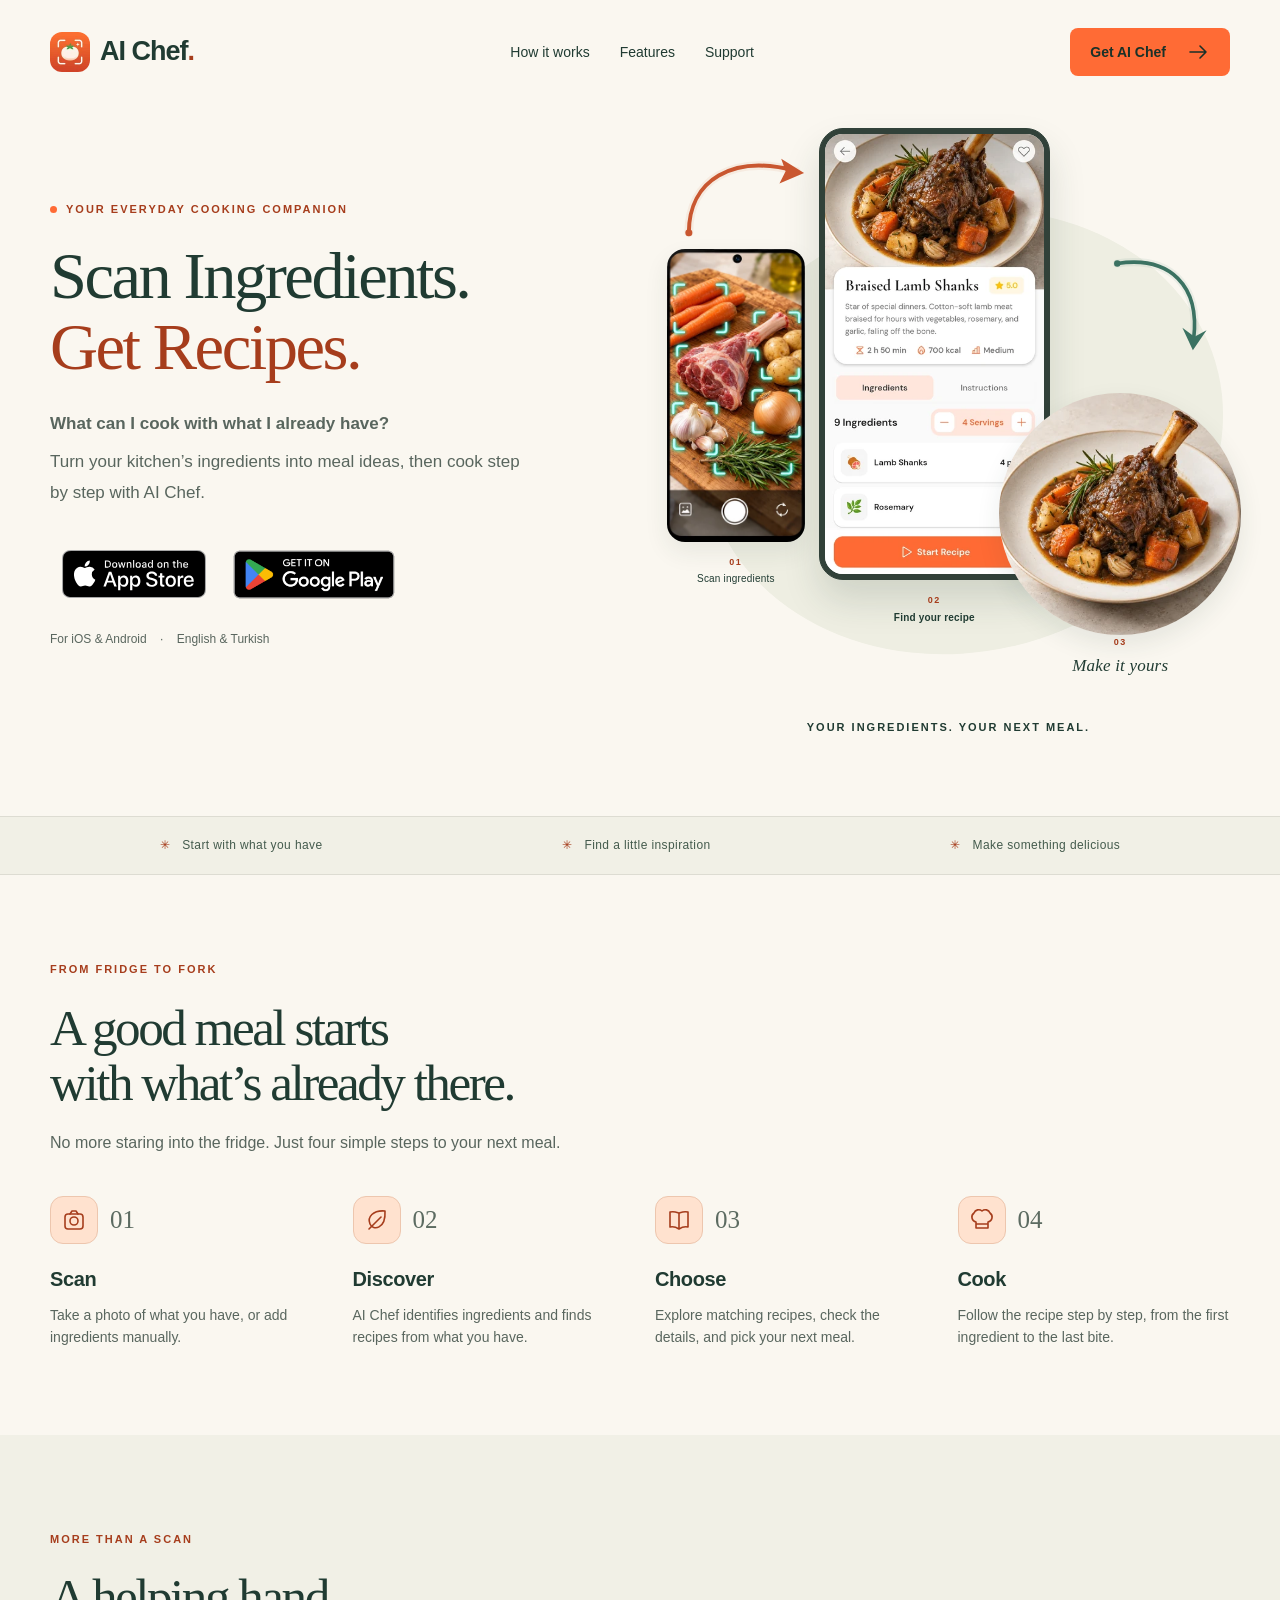
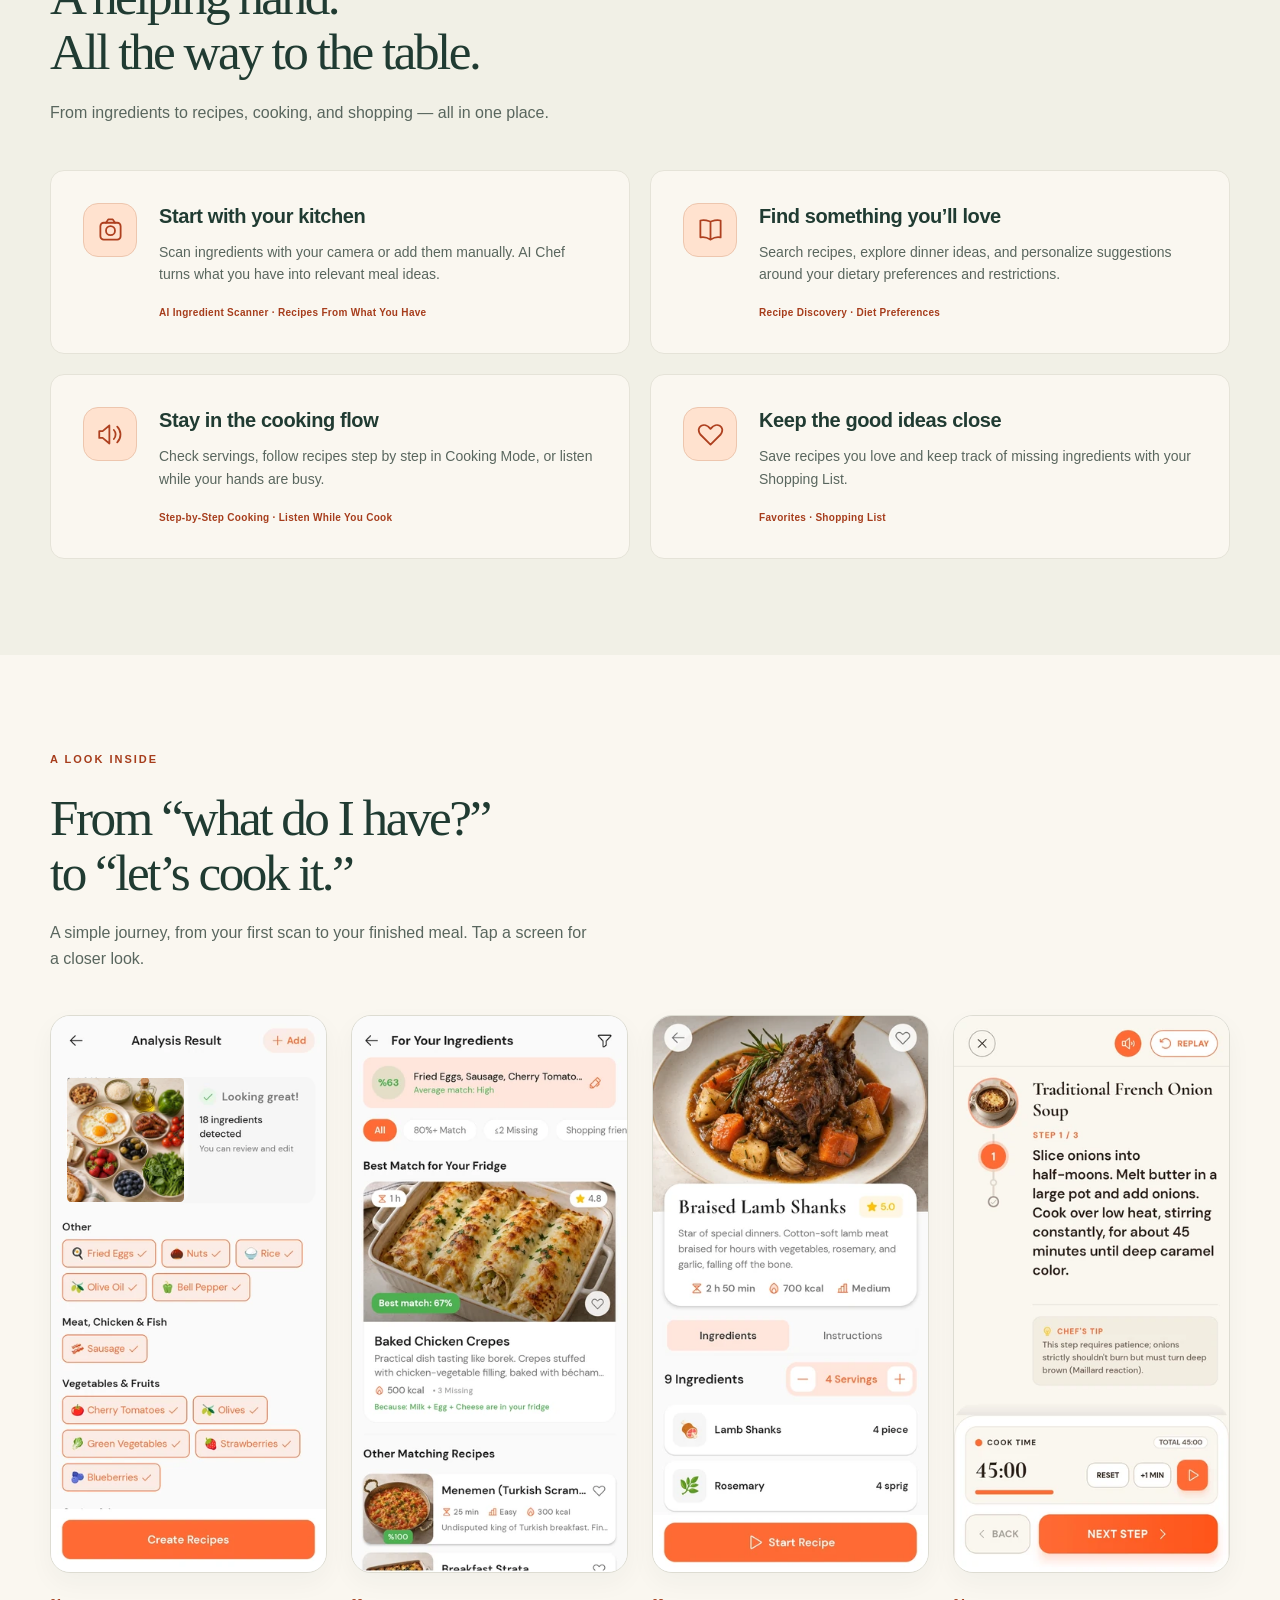
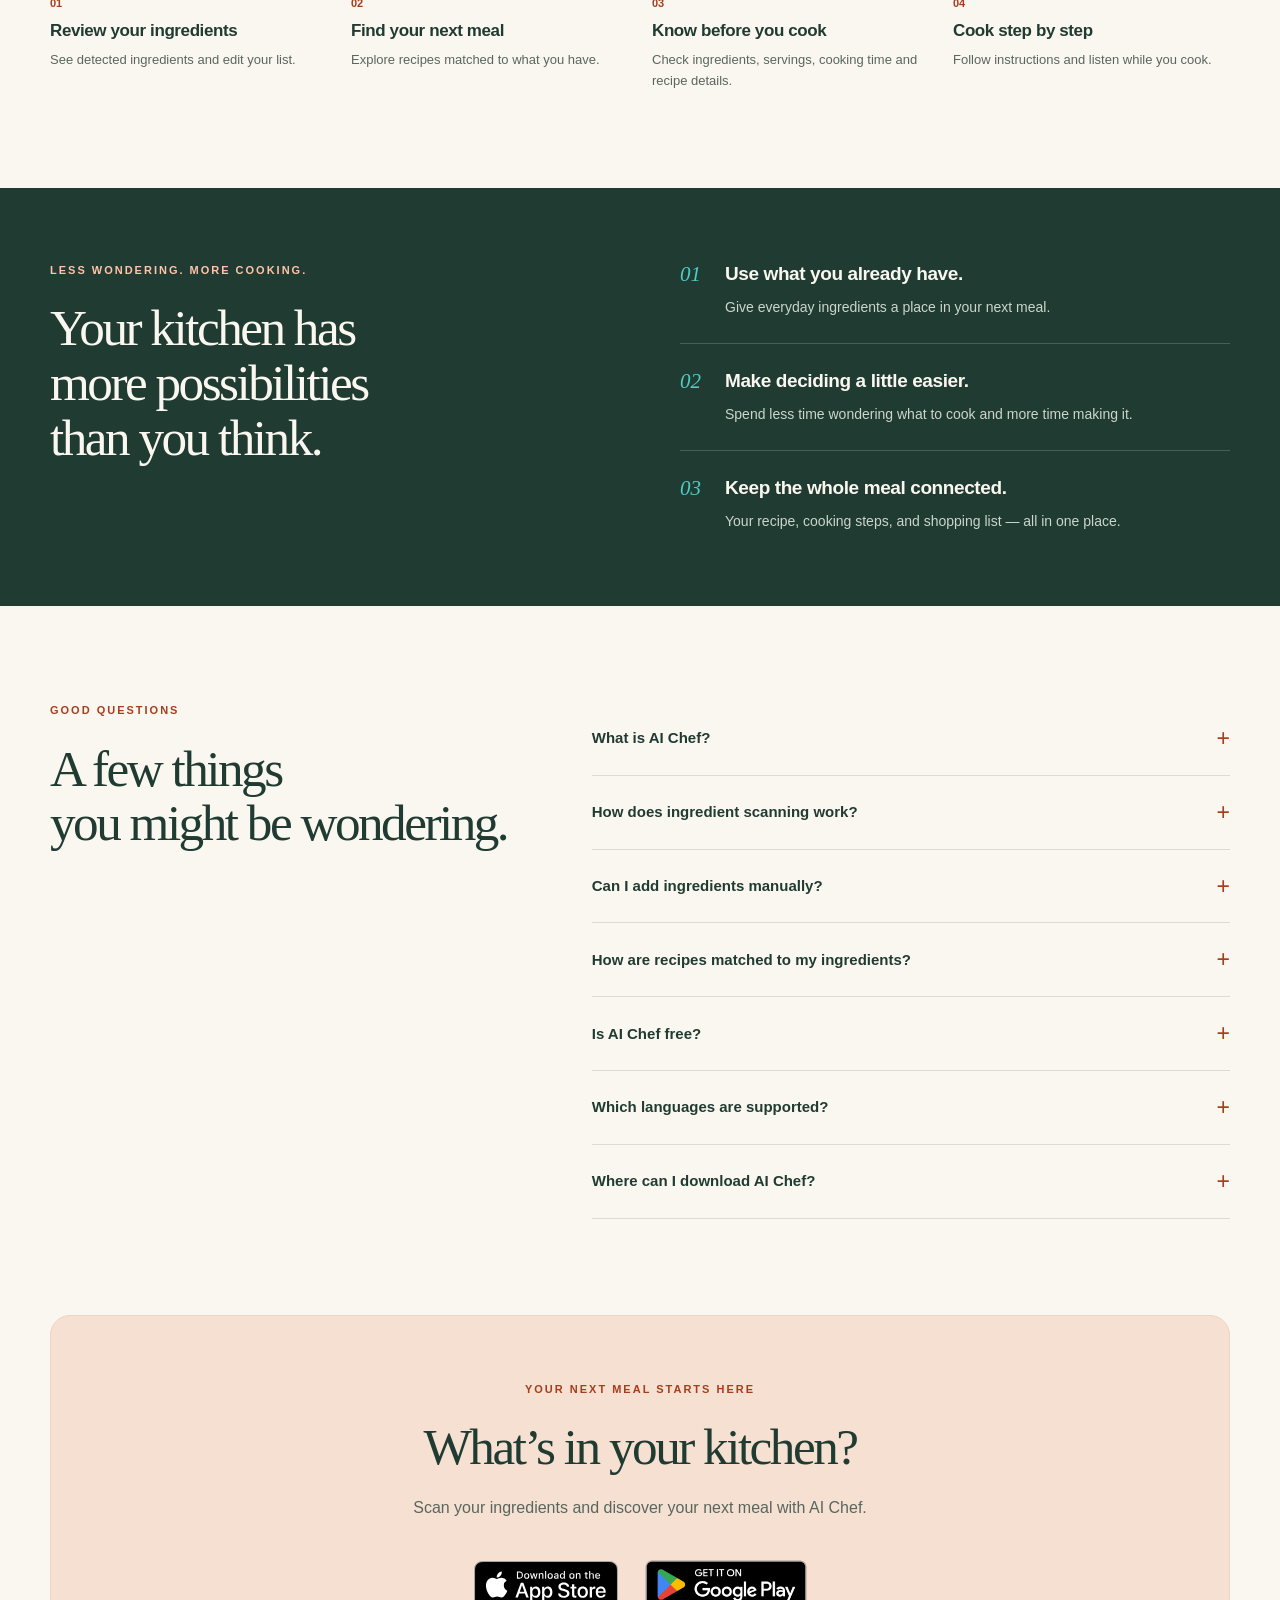
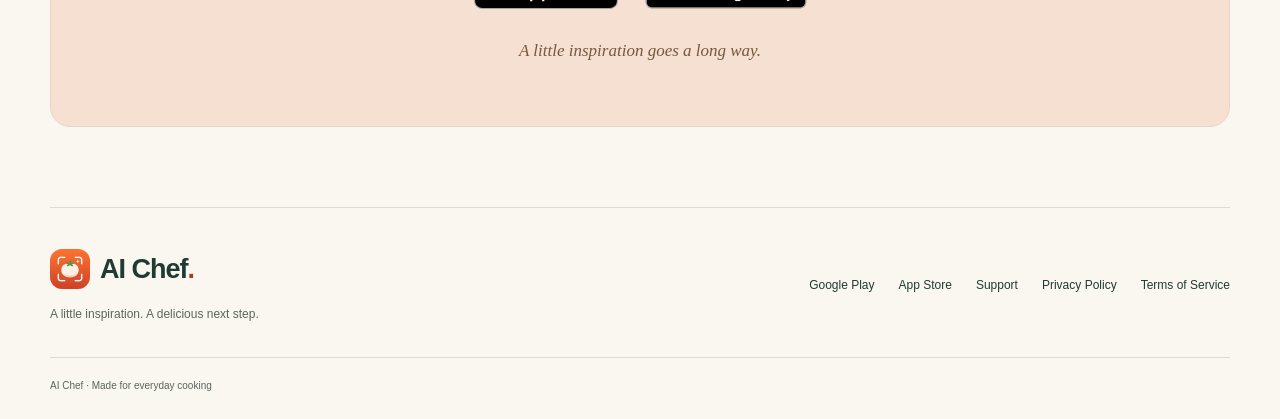
<file: index.html>
<!doctype html>
<html lang="en">
<head>
<meta charset="utf-8">
<meta name="viewport" content="width=device-width,initial-scale=1">
<meta name="theme-color" content="#faf7f0">
<title>AI Chef – Scan Ingredients &amp; Find Recipes</title>
<meta name="description" content="Scan ingredients with AI, discover recipes using what you already have, cook step by step, save favorites and plan your shopping.">
<link rel="canonical" href="https://gunesserenay.github.io/">
<meta property="og:type" content="website">
<meta property="og:title" content="AI Chef – Scan Ingredients &amp; Find Recipes">
<meta property="og:description" content="Scan ingredients with AI, discover recipes using what you already have, cook step by step, save favorites and plan your shopping.">
<meta property="og:url" content="https://gunesserenay.github.io/">
<meta property="og:site_name" content="AI Chef">
<meta property="og:locale" content="en_US">
<meta property="og:image" content="https://gunesserenay.github.io/assets/social-card.png">
<meta property="og:image:width" content="1200">
<meta property="og:image:height" content="630">
<meta property="og:image:alt" content="AI Chef. Scan Ingredients. Get Recipes.">
<meta name="twitter:card" content="summary_large_image">
<meta name="twitter:title" content="AI Chef – Scan Ingredients &amp; Find Recipes">
<meta name="twitter:description" content="Scan ingredients with AI, discover recipes using what you already have, cook step by step, save favorites and plan your shopping.">
<meta name="twitter:image" content="https://gunesserenay.github.io/assets/social-card.png">
<meta name="twitter:image:alt" content="AI Chef. Scan Ingredients. Get Recipes.">
<link rel="icon" href="/assets/app-icon-512.png" type="image/png" sizes="512x512">
<link rel="apple-touch-icon" href="/assets/apple-touch-icon.png">
<link rel="stylesheet" href="/assets/site.css?v=performance-1">
<meta name="google-site-verification" content="jnGwed3RYFsxNImwSwiAdjrnO20Nz5jwEYwhOIt1mAg" />
<script src="/assets/analytics-config.js" defer>
</script>
<script src="/assets/site.js" defer>
</script>
<script type="application/ld+json">{"@context": "https://schema.org", "@type": "MobileApplication", "name": "AI Chef", "url": "https://gunesserenay.github.io/", "operatingSystem": "Android, iOS", "applicationCategory": "LifestyleApplication", "inLanguage": ["en", "tr"], "downloadUrl": ["https://play.google.com/store/apps/details?id=com.moonsunapp.aichef", "https://apps.apple.com/tr/app/ai-chef-fridge-recipes/id6777712797"], "description": "A cooking companion to scan ingredients, discover matching recipes, and cook step by step.", "image": "https://gunesserenay.github.io/assets/app-icon-master-1024.png"}</script>
</head>
<body>
<a class="skip" href="#main">Skip to content</a>
<header class="header wrap">
<a class="brand" href="/" aria-label="AI Chef home">
<img class="brand-mark" src="/assets/app-icon-512-80.webp" width="40" height="40" alt="">AI Chef<span class="brand-dot">.</span>
</a>
<nav aria-label="Main navigation">
<a href="#how-it-works">How it works</a>
<a href="#features">Features</a>
<a href="/aichef-support.html" data-event="support_click">Support</a>
</nav>
<a class="button header-cta" href="#download">Get AI Chef <svg viewBox="0 0 24 24" fill="none" stroke="currentColor" stroke-width="1.6" stroke-linecap="round" stroke-linejoin="round" aria-hidden="true">
<path d="M4 12h16m-6-6 6 6-6 6"/>
</svg>
</a>
</header>
<main id="main">
<section class="hero wrap" aria-labelledby="hero-title">
<div class="hero-copy">
<p class="eyebrow">
<span>
</span> YOUR EVERYDAY COOKING COMPANION</p>
<h1 id="hero-title">Scan Ingredients.<br>
<em>Get Recipes.</em>
</h1>
<div class="hero-description">
<p class="hero-question">What can I cook with what I already have?</p>
<p>Turn your kitchen’s ingredients into meal ideas, then cook step by step with AI Chef.</p>
</div>
<div class="store-links">
<a class="store-badge store-badge-apple" href="https://apps.apple.com/tr/app/ai-chef-fridge-recipes/id6777712797" target="_blank" rel="noopener noreferrer" data-event="app_store_click" data-location="hero">
<img src="/assets/badges/app-store.svg" width="120" height="40" alt="Download on the App Store">
</a>
<a class="store-badge store-badge-google" href="https://play.google.com/store/apps/details?id=com.moonsunapp.aichef" target="_blank" rel="noopener noreferrer" data-event="google_play_click" data-location="hero">
<img src="/assets/badges/google-play.png" width="646" height="250" alt="Get it on Google Play">
</a>
</div>
<p class="hero-note">For iOS &amp; Android <span>·</span> English &amp; Turkish</p>
</div>
<div class="hero-art hero-journey" aria-label="Ingredient scanning illustration, real AI Chef recipe screen, and a finished meal">
  <div class="journey-composition">
    <div class="journey-wash" aria-hidden="true"></div>
    <svg class="journey-arrow journey-arrow-first" viewBox="0 0 160 120" fill="none" aria-hidden="true">
      <path d="M18 102C18 42 68 12 140 32" stroke="currentColor" stroke-width="10" stroke-linecap="round" opacity=".08"/>
      <path d="M18 102C18 42 68 12 140 32" stroke="currentColor" stroke-width="4.5" stroke-linecap="round"/>
      <path d="M123 18L149 34L121 46L128 32Z" fill="currentColor"/>
      <circle cx="18" cy="102" r="4" fill="currentColor"/>
    </svg>
    <figure class="journey-scan">
      <button class="screen-preview" type="button" aria-label="Enlarge: AI Chef ingredient scanning illustration" aria-haspopup="dialog">
        <div class="app-screen scan-reference-screen"><img src="/assets/marketing/scan-lamb-ingredients-320.webp" srcset="/assets/marketing/scan-lamb-ingredients-320.webp 320w, /assets/marketing/scan-lamb-ingredients-480.webp 480w" sizes="(max-width: 760px) 24.5vw, 140px" data-full-src="/assets/marketing/scan-lamb-ingredients.jpg" width="860" height="1829" alt="AI Chef scanning illustration with raw lamb shank, carrots, potatoes, onion, garlic and rosemary" loading="eager" decoding="async"></div>
      </button>
      <figcaption><span>01</span> Scan ingredients</figcaption>
    </figure>
    <figure class="journey-result">
      <button class="screen-preview" type="button" aria-label="Enlarge: AI Chef recipe details screen showing Braised Lamb Shanks" aria-haspopup="dialog"><div class="app-screen"><img src="/assets/screenshots/recipe-details-576.webp" srcset="/assets/screenshots/recipe-details-360.webp 360w, /assets/screenshots/recipe-details-576.webp 576w, /assets/screenshots/recipe-details-864.webp 864w" sizes="(max-width: 760px) 44vw, 240px" data-full-src="/assets/screenshots/recipe-details.jpg" width="1080" height="2400" alt="AI Chef recipe details screen showing Braised Lamb Shanks" loading="eager" decoding="async" fetchpriority="high"></div></button>
      <figcaption><span>02</span> Find your recipe</figcaption>
    </figure>
    <svg class="journey-arrow journey-arrow-last" viewBox="0 0 140 140" fill="none" aria-hidden="true">
      <path d="M14 18C80 8 117 46 109 112" stroke="currentColor" stroke-width="10" stroke-linecap="round" opacity=".08"/>
      <path d="M14 18C80 8 117 46 109 112" stroke="currentColor" stroke-width="4.5" stroke-linecap="round"/>
      <path d="M95 98L108 126L125 101L110 109Z" fill="currentColor"/>
      <circle cx="14" cy="18" r="4" fill="currentColor"/>
    </svg>
    <figure class="journey-meal">
      <img src="/assets/photography/braised-lamb-shanks-640.webp" srcset="/assets/photography/braised-lamb-shanks-360.webp 360w, /assets/photography/braised-lamb-shanks-640.webp 640w" sizes="(max-width: 760px) 45vw, 250px" width="1024" height="1024" alt="Braised lamb shank with carrots, potatoes and rosemary on a cream plate" loading="eager" decoding="async">
      <figcaption><span>03</span> Make it yours</figcaption>
    </figure>
  </div>
  <div class="art-caption">YOUR INGREDIENTS. YOUR NEXT MEAL.</div>
</div>
</section>
<div class="promise-strip">
<div class="wrap">
<span>Start with what you have</span>
<span>Find a little inspiration</span>
<span>Make something delicious</span>
</div>
</div>
<section id="how-it-works" class="section wrap">
<div class="section-heading">
<p class="eyebrow">FROM FRIDGE TO FORK</p>
<h2>A good meal starts<br>with what’s already there.</h2>
<p>No more staring into the fridge. Just four simple steps to your next meal.</p>
</div>
<ol class="steps">
<li>
<div class="step-top">
<span class="icon-box">
<svg viewBox="0 0 24 24" fill="none" stroke="currentColor" stroke-width="1.6" stroke-linecap="round" stroke-linejoin="round" aria-hidden="true">
<rect x="3" y="6" width="18" height="15" rx="3"/>
<path d="m8 6 2-3h4l2 3"/>
<circle cx="12" cy="13" r="4"/>
</svg>
</span>
<span class="step-number">01</span>
</div>
<h3>Scan</h3>
<p>Take a photo of what you have, or add ingredients manually.</p>
</li>
<li>
<div class="step-top">
<span class="icon-box">
<svg viewBox="0 0 24 24" fill="none" stroke="currentColor" stroke-width="1.6" stroke-linecap="round" stroke-linejoin="round" aria-hidden="true">
<path d="M20 3C8 2 2 9 5 16s16 5 15-13Z"/>
<path d="m4 21 12-12"/>
</svg>
</span>
<span class="step-number">02</span>
</div>
<h3>Discover</h3>
<p>AI Chef identifies ingredients and finds recipes from what you have.</p>
</li>
<li>
<div class="step-top">
<span class="icon-box">
<svg viewBox="0 0 24 24" fill="none" stroke="currentColor" stroke-width="1.6" stroke-linecap="round" stroke-linejoin="round" aria-hidden="true">
<path d="M12 5v16M3 4c4-1 6 0 9 1 3-1 5-2 9-1v15c-4-1-6 0-9 2-3-2-5-3-9-2Z"/>
</svg>
</span>
<span class="step-number">03</span>
</div>
<h3>Choose</h3>
<p>Explore matching recipes, check the details, and pick your next meal.</p>
</li>
<li>
<div class="step-top">
<span class="icon-box">
<svg viewBox="0 0 24 24" fill="none" stroke="currentColor" stroke-width="1.6" stroke-linecap="round" stroke-linejoin="round" aria-hidden="true">
<path d="M6 14a5 5 0 0 1-2-9 5 5 0 0 1 8-2 5 5 0 0 1 8 2 5 5 0 0 1-2 9v6H6ZM6 16h12"/>
</svg>
</span>
<span class="step-number">04</span>
</div>
<h3>Cook</h3>
<p>Follow the recipe step by step, from the first ingredient to the last bite.</p>
</li>
</ol>
</section>
<section id="features" class="section features-section">
<div class="wrap">
<div class="section-heading">
<p class="eyebrow">MORE THAN A SCAN</p>
<h2>A helping hand.<br>All the way to the table.</h2>
<p>From ingredients to recipes, cooking, and shopping — all in one place.</p>
</div>
<div class="features">
<article class="feature">
<span class="icon-box">
<svg viewBox="0 0 24 24" fill="none" stroke="currentColor" stroke-width="1.6" stroke-linecap="round" stroke-linejoin="round" aria-hidden="true">
<rect x="3" y="6" width="18" height="15" rx="3"/>
<path d="m8 6 2-3h4l2 3"/>
<circle cx="12" cy="13" r="4"/>
</svg>
</span>
<div>
<h3>Start with your kitchen</h3>
<p>Scan ingredients with your camera or add them manually. AI Chef turns what you have into relevant meal ideas.</p>
<p class="feature-tags">AI Ingredient Scanner · Recipes From What You Have</p>
</div>
</article>
<article class="feature">
<span class="icon-box">
<svg viewBox="0 0 24 24" fill="none" stroke="currentColor" stroke-width="1.6" stroke-linecap="round" stroke-linejoin="round" aria-hidden="true">
<path d="M12 5v16M3 4c4-1 6 0 9 1 3-1 5-2 9-1v15c-4-1-6 0-9 2-3-2-5-3-9-2Z"/>
</svg>
</span>
<div>
<h3>Find something you’ll love</h3>
<p>Search recipes, explore dinner ideas, and personalize suggestions around your dietary preferences and restrictions.</p>
<p class="feature-tags">Recipe Discovery · Diet Preferences</p>
</div>
</article>
<article class="feature">
<span class="icon-box">
<svg viewBox="0 0 24 24" fill="none" stroke="currentColor" stroke-width="1.6" stroke-linecap="round" stroke-linejoin="round" aria-hidden="true">
<path d="m11 4-6 5H2v6h3l6 5ZM15 8a6 6 0 0 1 0 8m3-11a10 10 0 0 1 0 14"/>
</svg>
</span>
<div>
<h3>Stay in the cooking flow</h3>
<p>Check servings, follow recipes step by step in Cooking Mode, or listen while your hands are busy.</p>
<p class="feature-tags">Step-by-Step Cooking · Listen While You Cook</p>
</div>
</article>
<article class="feature">
<span class="icon-box">
<svg viewBox="0 0 24 24" fill="none" stroke="currentColor" stroke-width="1.6" stroke-linecap="round" stroke-linejoin="round" aria-hidden="true">
<path d="M12 21 3 12C-2 5 7 0 12 7c5-7 14-2 9 5Z"/>
</svg>
</span>
<div>
<h3>Keep the good ideas close</h3>
<p>Save recipes you love and keep track of missing ingredients with your Shopping List.</p>
<p class="feature-tags">Favorites · Shopping List</p>
</div>
</article>
</div>
</div>
</section>
<section class="section wrap" id="inside">
<div class="section-heading">
<p class="eyebrow">A LOOK INSIDE</p>
<h2>From “what do I have?”<br>to “let’s cook it.”</h2>
<p>A simple journey, from your first scan to your finished meal. Tap a screen for a closer look.</p>
</div>
<div class="screenshots">
<figure>
<button class="screen-preview" type="button" aria-label="Enlarge: AI Chef Analysis Result with detected ingredients and the Create Recipes button" aria-haspopup="dialog"><div class="app-screen analysis-screen"><img src="/assets/screenshots/detected-ingredients-576.webp" srcset="/assets/screenshots/detected-ingredients-360.webp 360w, /assets/screenshots/detected-ingredients-576.webp 576w, /assets/screenshots/detected-ingredients-864.webp 864w" sizes="(max-width: 760px) calc((100vw - 56px) / 2), 276px" data-full-src="/assets/screenshots/detected-ingredients.jpg" width="1080" height="2400" alt="AI Chef Analysis Result with detected ingredients and the Create Recipes button" loading="lazy" decoding="async"><img class="analysis-photo" src="/assets/photography/breakfast-ingredients-256.webp" data-full-src="/assets/photography/breakfast-ingredients.jpg" width="1254" height="1254" alt="Illustrative scan photo matching the displayed eggs, nuts, rice, olive oil, pepper, sausages, tomatoes, olives, greens and berries" loading="lazy" decoding="async"></div></button>
<figcaption><span class="screen-number">01</span><h3>Review your ingredients</h3><p>See detected ingredients and edit your list.</p></figcaption>
</figure>
<figure>
<button class="screen-preview" type="button" aria-label="Enlarge: AI Chef recipe suggestions ranked by ingredient match" aria-haspopup="dialog"><div class="app-screen"><img src="/assets/screenshots/matching-recipes-576.webp" srcset="/assets/screenshots/matching-recipes-360.webp 360w, /assets/screenshots/matching-recipes-576.webp 576w, /assets/screenshots/matching-recipes-864.webp 864w" sizes="(max-width: 760px) calc((100vw - 56px) / 2), 276px" data-full-src="/assets/screenshots/matching-recipes.jpg" width="1080" height="2400" alt="AI Chef recipe suggestions ranked by ingredient match" loading="lazy" decoding="async"></div></button>
<figcaption><span class="screen-number">02</span><h3>Find your next meal</h3><p>Explore recipes matched to what you have.</p></figcaption>
</figure>
<figure>
<button class="screen-preview" type="button" aria-label="Enlarge: AI Chef Braised Lamb Shanks recipe details with ingredients and serving information" aria-haspopup="dialog"><div class="app-screen"><img src="/assets/screenshots/recipe-details-576.webp" srcset="/assets/screenshots/recipe-details-360.webp 360w, /assets/screenshots/recipe-details-576.webp 576w, /assets/screenshots/recipe-details-864.webp 864w" sizes="(max-width: 760px) calc((100vw - 56px) / 2), 276px" data-full-src="/assets/screenshots/recipe-details.jpg" width="1080" height="2400" alt="AI Chef Braised Lamb Shanks recipe details with ingredients and serving information" loading="lazy" decoding="async"></div></button>
<figcaption><span class="screen-number">03</span><h3>Know before you cook</h3><p>Check ingredients, servings, cooking time and recipe details.</p></figcaption>
</figure>
<figure>
<button class="screen-preview" type="button" aria-label="Enlarge: AI Chef Cooking Mode with step-by-step instructions and a timer" aria-haspopup="dialog"><div class="app-screen"><img src="/assets/screenshots/cooking-mode-576.webp" srcset="/assets/screenshots/cooking-mode-360.webp 360w, /assets/screenshots/cooking-mode-576.webp 576w, /assets/screenshots/cooking-mode-864.webp 864w" sizes="(max-width: 760px) calc((100vw - 56px) / 2), 276px" data-full-src="/assets/screenshots/cooking-mode.jpg" width="1080" height="2400" alt="AI Chef Cooking Mode with step-by-step instructions and a timer" loading="lazy" decoding="async"></div></button>
<figcaption><span class="screen-number">04</span><h3>Cook step by step</h3><p>Follow instructions and listen while you cook.</p></figcaption>
</figure>
</div>
</section>
<section class="why-section">
<div class="wrap why-grid">
<div>
<p class="eyebrow">LESS WONDERING. MORE COOKING.</p>
<h2>Your kitchen has<br>more possibilities<br>than you think.</h2>
</div>
<div class="benefits">
<article>
<span>01</span>
<div>
<h3>Use what you already have.</h3>
<p>Give everyday ingredients a place in your next meal.</p>
</div>
</article>
<article>
<span>02</span>
<div>
<h3>Make deciding a little easier.</h3>
<p>Spend less time wondering what to cook and more time making it.</p>
</div>
</article>
<article>
<span>03</span>
<div>
<h3>Keep the whole meal connected.</h3>
<p>Your recipe, cooking steps, and shopping list — all in one place.</p>
</div>
</article>
</div>
</div>
</section>
<section class="section wrap faq-section" id="faq">
<div class="section-heading">
<p class="eyebrow">GOOD QUESTIONS</p>
<h2>A few things<br>you might be wondering.</h2>
</div>
<div class="faq">
<details>
<summary>What is AI Chef?<span aria-hidden="true">+</span>
</summary>
<p>AI Chef is an AI recipe app and cooking companion that helps you decide what to cook using ingredients you already have, then guides you through making it.</p>
</details>
<details>
<summary>How does ingredient scanning work?<span aria-hidden="true">+</span>
</summary>
<p>Take a photo of your ingredients with your camera. AI Chef uses AI to detect ingredients and find matching recipes.</p>
</details>
<details>
<summary>Can I add ingredients manually?<span aria-hidden="true">+</span>
</summary>
<p>Yes. You can enter ingredients manually instead of scanning them.</p>
</details>
<details>
<summary>How are recipes matched to my ingredients?<span aria-hidden="true">+</span>
</summary>
<p>AI Chef uses the ingredients you scan or enter to help you discover recipes that match what you already have.</p>
</details>
<details>
<summary>Is AI Chef free?<span aria-hidden="true">+</span>
</summary>
<p>Yes. You can use AI Chef for free, with optional Premium features available for users who want more.</p>
</details>
<details>
<summary>Which languages are supported?<span aria-hidden="true">+</span>
</summary>
<p>AI Chef supports English and Turkish.</p>
</details>
<details>
<summary>Where can I download AI Chef?<span aria-hidden="true">+</span>
</summary>
<p>AI Chef is available on <a href="https://play.google.com/store/apps/details?id=com.moonsunapp.aichef" target="_blank" rel="noopener noreferrer" data-event="google_play_click">Google Play</a> and the <a href="https://apps.apple.com/tr/app/ai-chef-fridge-recipes/id6777712797" target="_blank" rel="noopener noreferrer" data-event="app_store_click">App Store</a>.</p>
</details>
</div>
</section>
<section id="download" class="download wrap">
<p class="eyebrow">YOUR NEXT MEAL STARTS HERE</p>
<h2>What’s in your kitchen?</h2>
<p>Scan your ingredients and discover your next meal with AI Chef.</p>
<div class="store-links">
<a class="store-badge store-badge-apple" href="https://apps.apple.com/tr/app/ai-chef-fridge-recipes/id6777712797" target="_blank" rel="noopener noreferrer" data-event="app_store_click" data-location="final_cta">
<img src="/assets/badges/app-store.svg" width="120" height="40" alt="Download on the App Store">
</a>
<a class="store-badge store-badge-google" href="https://play.google.com/store/apps/details?id=com.moonsunapp.aichef" target="_blank" rel="noopener noreferrer" data-event="google_play_click" data-location="final_cta">
<img src="/assets/badges/google-play.png" width="646" height="250" alt="Get it on Google Play">
</a>
</div>
<p class="download-note">A little inspiration goes a long way.</p>
</section>
</main>
<footer class="wrap footer">
<div>
<a class="brand" href="/"><img class="brand-mark" src="/assets/app-icon-512-80.webp" width="40" height="40" alt="">AI Chef<span class="brand-dot">.</span>
</a>
<p>A little inspiration. A delicious next step.</p>
</div>
<nav aria-label="Footer navigation">
<a href="https://play.google.com/store/apps/details?id=com.moonsunapp.aichef" target="_blank" rel="noopener noreferrer" data-event="google_play_click" data-location="footer">Google Play</a>
<a href="https://apps.apple.com/tr/app/ai-chef-fridge-recipes/id6777712797" target="_blank" rel="noopener noreferrer" data-event="app_store_click" data-location="footer">App Store</a>
<a href="/aichef-support.html" data-event="support_click">Support</a>
<a href="/aichef-privacy-policy.html" data-event="privacy_click">Privacy Policy</a>
<a href="/aichef-terms-of-service.html" data-event="terms_click">Terms of Service</a>
</nav>
<p class="footer-note">AI Chef · Made for everyday cooking</p>
</footer>
<dialog class="screen-dialog" id="screen-dialog" aria-labelledby="screen-dialog-title">
  <div class="screen-dialog-header"><h2 id="screen-dialog-title">A closer look at AI Chef</h2><button class="screen-dialog-close" type="button" aria-label="Close enlarged screenshot">×</button></div>
  <div class="screen-dialog-content"></div>
</dialog>
<script src="/assets/product-gallery.js" defer></script>
</body>
</html>
</file>
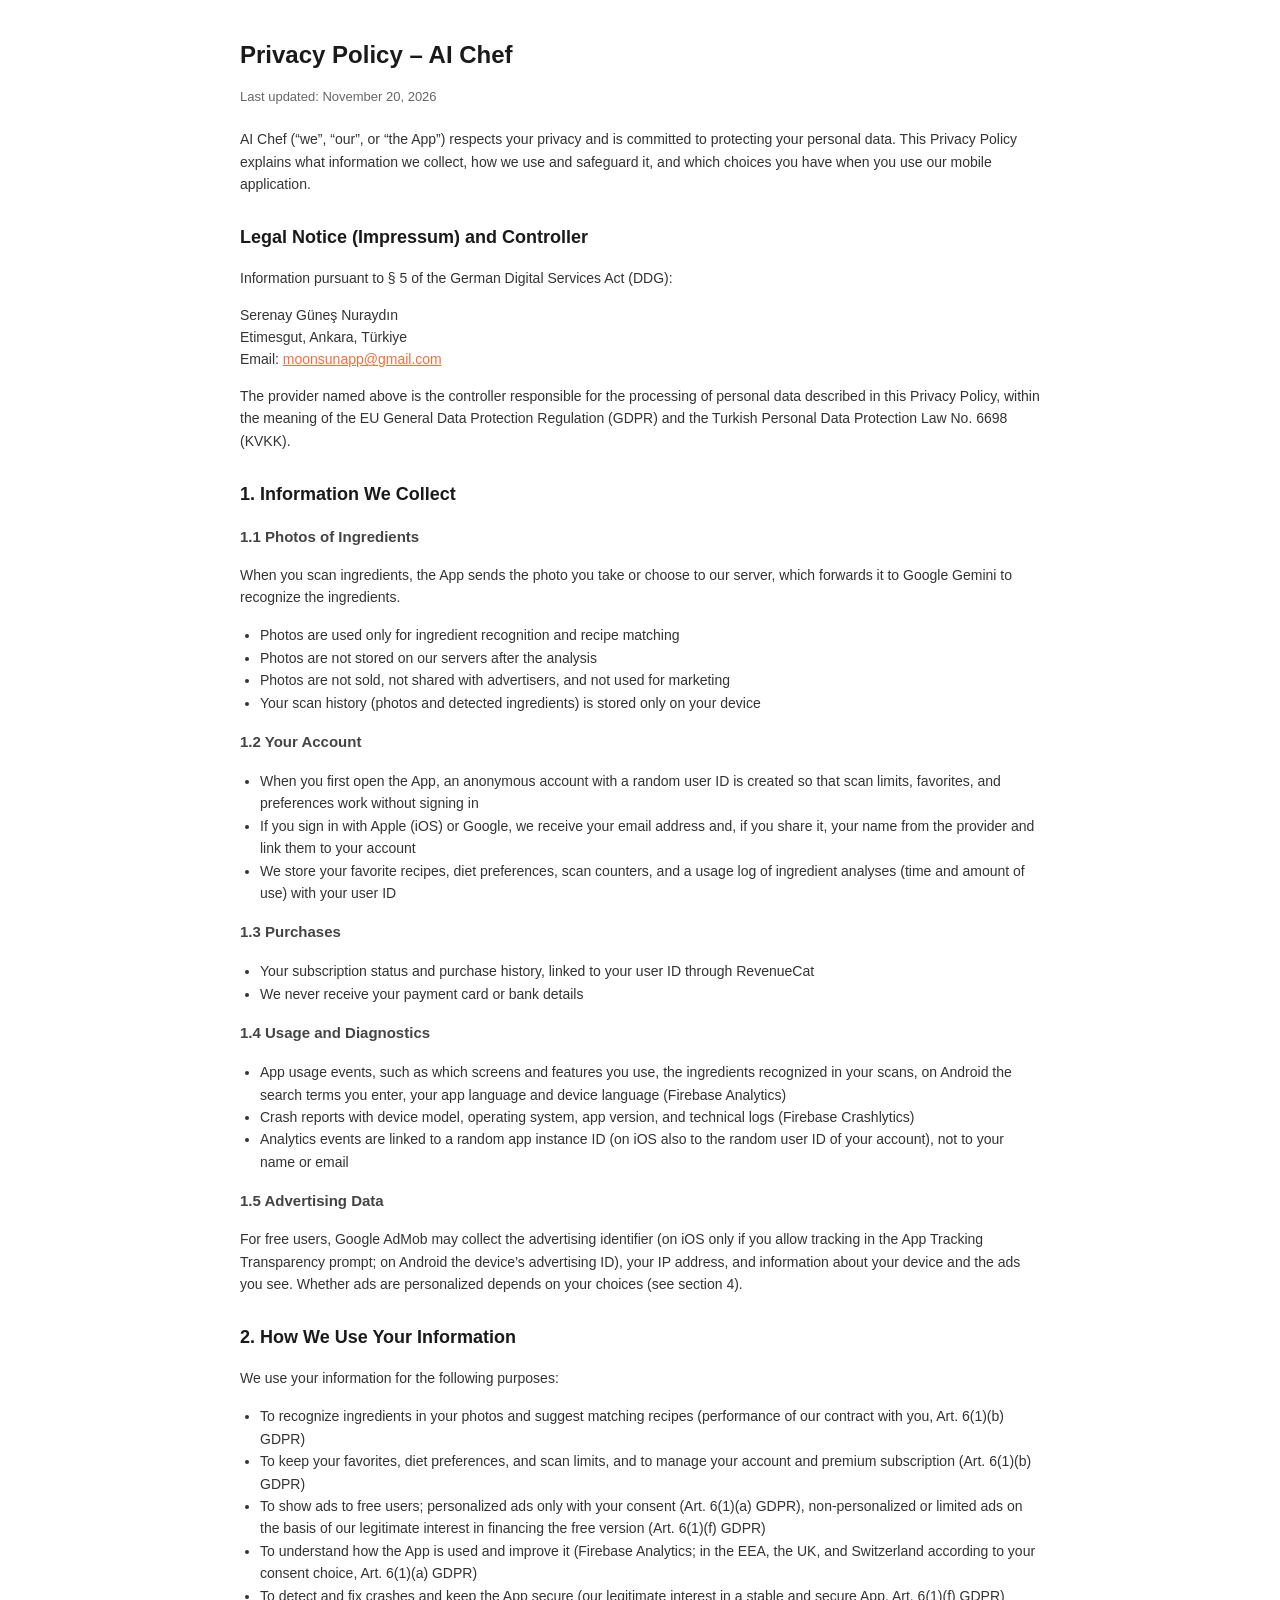
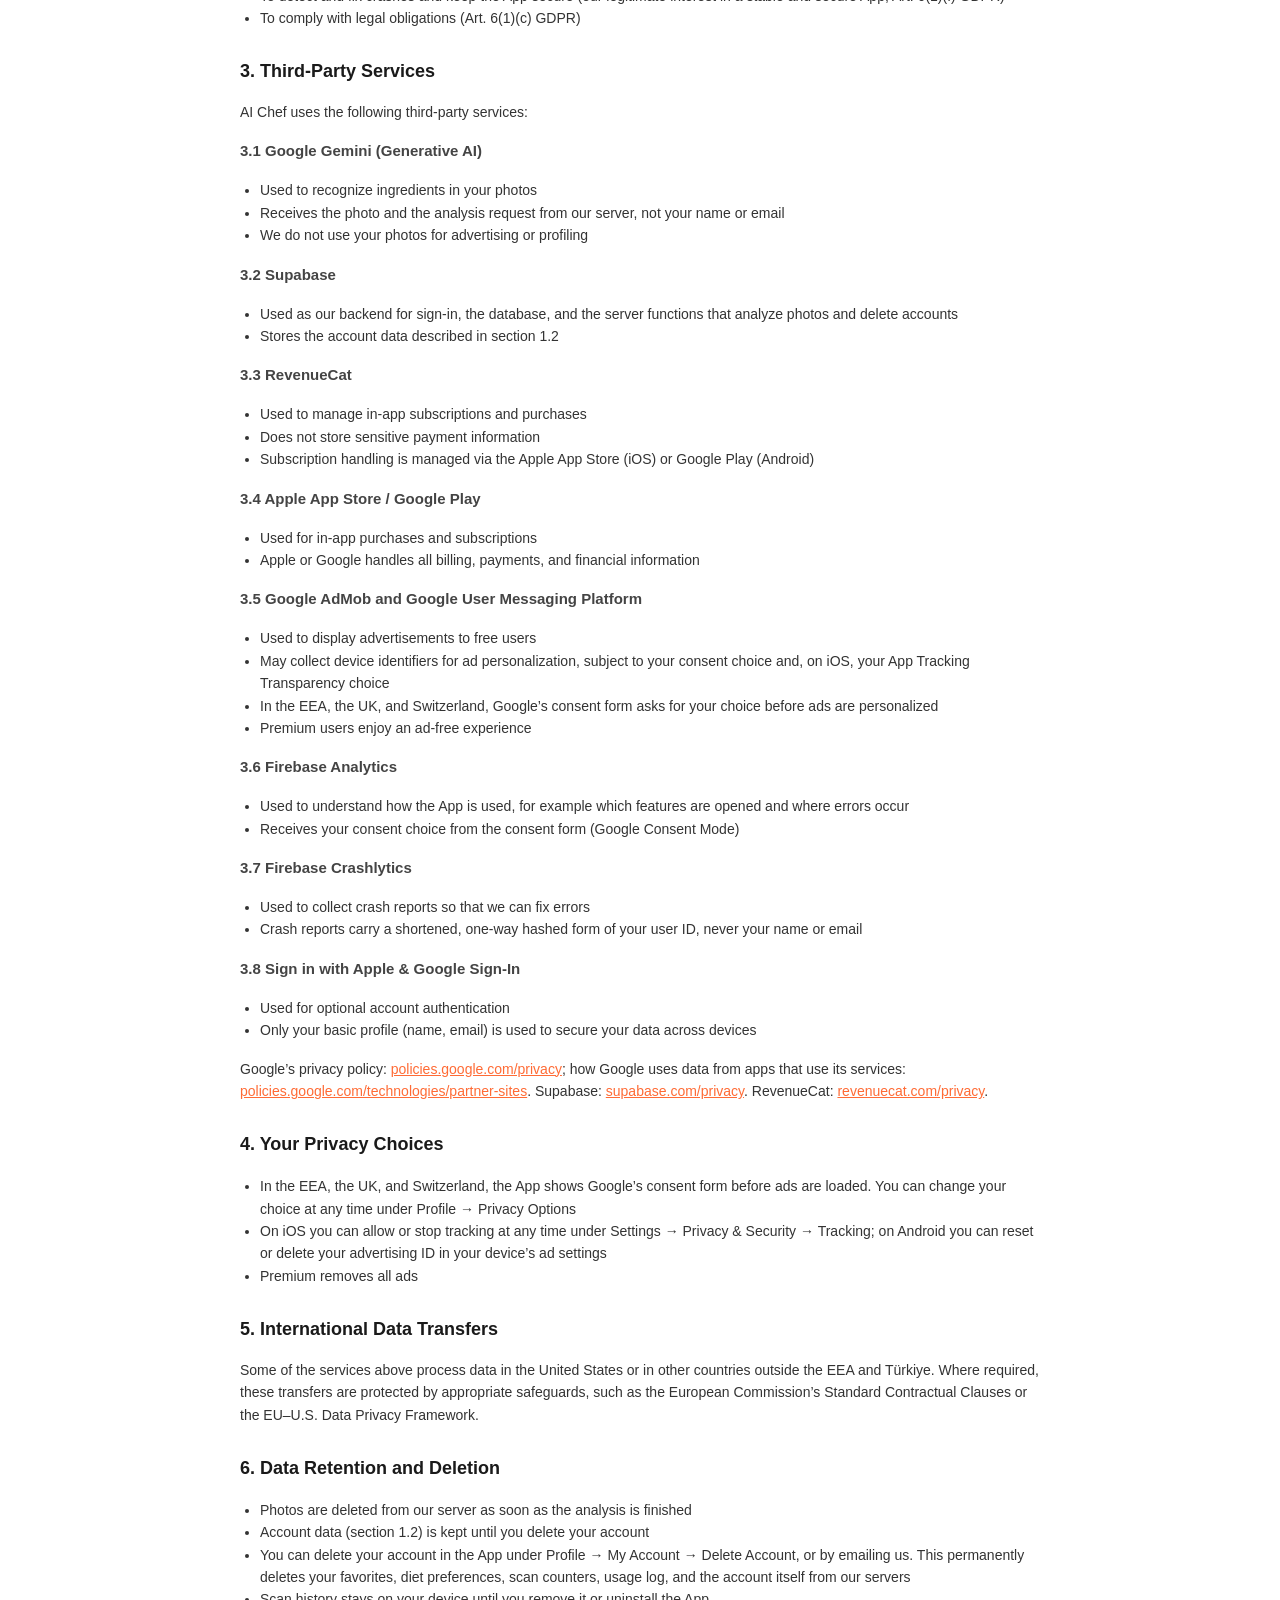
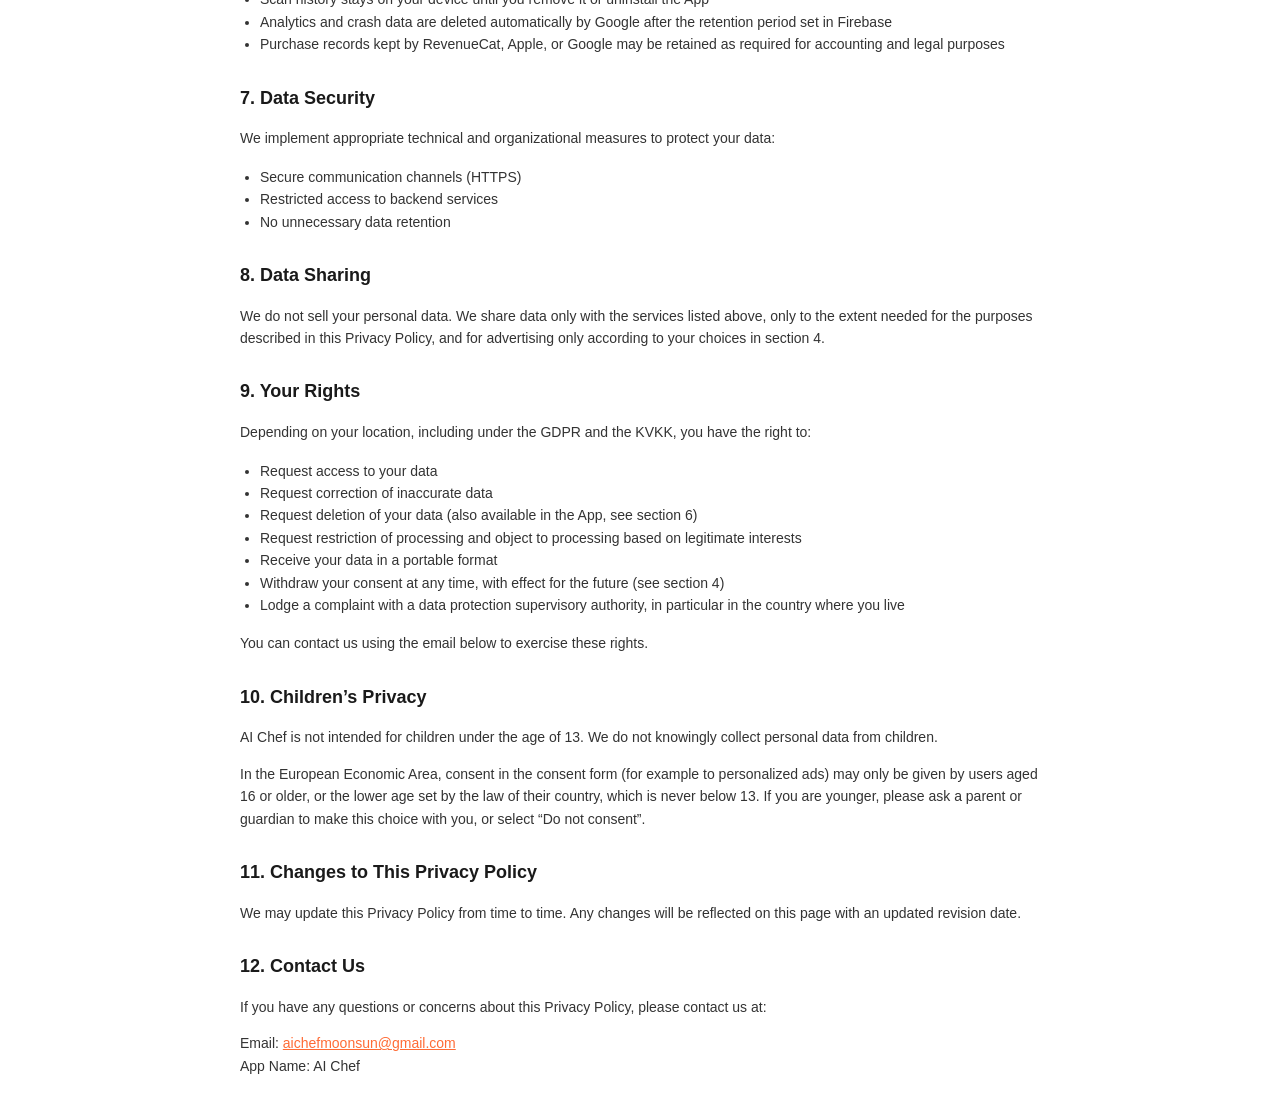
<file: aichef-privacy-policy.html>
<!DOCTYPE html>
<html lang="en">
<head>
    <meta charset="UTF-8">
    <meta name="viewport" content="width=device-width, initial-scale=1.0">
    <title>Privacy Policy - AI Chef</title>
    <style>
        body {
            font-family: -apple-system, BlinkMacSystemFont, 'Segoe UI', Roboto, sans-serif;
            line-height: 1.6;
            color: #333;
            max-width: 800px;
            margin: 0 auto;
            padding: 20px;
            background-color: #fff;
        }
        h1 { font-size: 24px; color: #1a1a1a; margin-bottom: 4px; }
        h2 { font-size: 18px; color: #1a1a1a; margin-top: 28px; }
        h3 { font-size: 15px; color: #444; margin-top: 16px; }
        p, li { font-size: 14px; }
        ul { padding-left: 20px; }
        .updated { font-size: 13px; color: #666; margin-bottom: 20px; }
        .section { margin-bottom: 20px; }
        a { color: #FF6B35; }
        @media (prefers-color-scheme: dark) {
            body { color: #e1e1e1; background-color: #121212; }
            h1, h2 { color: #ffffff; }
            h3 { color: #cccccc; }
            .updated { color: #999; }
        }
    </style>
</head>
<body>

<h1>Privacy Policy &ndash; AI Chef</h1>
<p class="updated">Last updated: November 20, 2026</p>

<p>AI Chef (&ldquo;we&rdquo;, &ldquo;our&rdquo;, or &ldquo;the App&rdquo;) respects your privacy and is committed to protecting your personal data. This Privacy Policy explains what information we collect, how we use and safeguard it, and which choices you have when you use our mobile application.</p>

<div class="section" id="impressum">
<h2>Legal Notice (Impressum) and Controller</h2>
<p>Information pursuant to &sect; 5 of the German Digital Services Act (DDG):</p>
<p>Serenay Güneş Nuraydın<br>
Etimesgut, Ankara, Türkiye<br>
Email: <a href="mailto:moonsunapp@gmail.com">moonsunapp@gmail.com</a></p>
<p>The provider named above is the controller responsible for the processing of personal data described in this Privacy Policy, within the meaning of the EU General Data Protection Regulation (GDPR) and the Turkish Personal Data Protection Law No. 6698 (KVKK).</p>
</div>

<div class="section">
<h2>1. Information We Collect</h2>

<h3>1.1 Photos of Ingredients</h3>
<p>When you scan ingredients, the App sends the photo you take or choose to our server, which forwards it to Google Gemini to recognize the ingredients.</p>
<ul>
    <li>Photos are used only for ingredient recognition and recipe matching</li>
    <li>Photos are not stored on our servers after the analysis</li>
    <li>Photos are not sold, not shared with advertisers, and not used for marketing</li>
    <li>Your scan history (photos and detected ingredients) is stored only on your device</li>
</ul>

<h3>1.2 Your Account</h3>
<ul>
    <li>When you first open the App, an anonymous account with a random user ID is created so that scan limits, favorites, and preferences work without signing in</li>
    <li>If you sign in with Apple (iOS) or Google, we receive your email address and, if you share it, your name from the provider and link them to your account</li>
    <li>We store your favorite recipes, diet preferences, scan counters, and a usage log of ingredient analyses (time and amount of use) with your user ID</li>
</ul>

<h3>1.3 Purchases</h3>
<ul>
    <li>Your subscription status and purchase history, linked to your user ID through RevenueCat</li>
    <li>We never receive your payment card or bank details</li>
</ul>

<h3>1.4 Usage and Diagnostics</h3>
<ul>
    <li>App usage events, such as which screens and features you use, the ingredients recognized in your scans, on Android the search terms you enter, your app language and device language (Firebase Analytics)</li>
    <li>Crash reports with device model, operating system, app version, and technical logs (Firebase Crashlytics)</li>
    <li>Analytics events are linked to a random app instance ID (on iOS also to the random user ID of your account), not to your name or email</li>
</ul>

<h3>1.5 Advertising Data</h3>
<p>For free users, Google AdMob may collect the advertising identifier (on iOS only if you allow tracking in the App Tracking Transparency prompt; on Android the device&rsquo;s advertising ID), your IP address, and information about your device and the ads you see. Whether ads are personalized depends on your choices (see section 4).</p>
</div>

<div class="section">
<h2>2. How We Use Your Information</h2>
<p>We use your information for the following purposes:</p>
<ul>
    <li>To recognize ingredients in your photos and suggest matching recipes (performance of our contract with you, Art. 6(1)(b) GDPR)</li>
    <li>To keep your favorites, diet preferences, and scan limits, and to manage your account and premium subscription (Art. 6(1)(b) GDPR)</li>
    <li>To show ads to free users; personalized ads only with your consent (Art. 6(1)(a) GDPR), non-personalized or limited ads on the basis of our legitimate interest in financing the free version (Art. 6(1)(f) GDPR)</li>
    <li>To understand how the App is used and improve it (Firebase Analytics; in the EEA, the UK, and Switzerland according to your consent choice, Art. 6(1)(a) GDPR)</li>
    <li>To detect and fix crashes and keep the App secure (our legitimate interest in a stable and secure App, Art. 6(1)(f) GDPR)</li>
    <li>To comply with legal obligations (Art. 6(1)(c) GDPR)</li>
</ul>
</div>

<div class="section">
<h2>3. Third-Party Services</h2>
<p>AI Chef uses the following third-party services:</p>

<h3>3.1 Google Gemini (Generative AI)</h3>
<ul>
    <li>Used to recognize ingredients in your photos</li>
    <li>Receives the photo and the analysis request from our server, not your name or email</li>
    <li>We do not use your photos for advertising or profiling</li>
</ul>

<h3>3.2 Supabase</h3>
<ul>
    <li>Used as our backend for sign-in, the database, and the server functions that analyze photos and delete accounts</li>
    <li>Stores the account data described in section 1.2</li>
</ul>

<h3>3.3 RevenueCat</h3>
<ul>
    <li>Used to manage in-app subscriptions and purchases</li>
    <li>Does not store sensitive payment information</li>
    <li>Subscription handling is managed via the Apple App Store (iOS) or Google Play (Android)</li>
</ul>

<h3>3.4 Apple App Store / Google Play</h3>
<ul>
    <li>Used for in-app purchases and subscriptions</li>
    <li>Apple or Google handles all billing, payments, and financial information</li>
</ul>

<h3>3.5 Google AdMob and Google User Messaging Platform</h3>
<ul>
    <li>Used to display advertisements to free users</li>
    <li>May collect device identifiers for ad personalization, subject to your consent choice and, on iOS, your App Tracking Transparency choice</li>
    <li>In the EEA, the UK, and Switzerland, Google&rsquo;s consent form asks for your choice before ads are personalized</li>
    <li>Premium users enjoy an ad-free experience</li>
</ul>

<h3>3.6 Firebase Analytics</h3>
<ul>
    <li>Used to understand how the App is used, for example which features are opened and where errors occur</li>
    <li>Receives your consent choice from the consent form (Google Consent Mode)</li>
</ul>

<h3>3.7 Firebase Crashlytics</h3>
<ul>
    <li>Used to collect crash reports so that we can fix errors</li>
    <li>Crash reports carry a shortened, one-way hashed form of your user ID, never your name or email</li>
</ul>

<h3>3.8 Sign in with Apple &amp; Google Sign-In</h3>
<ul>
    <li>Used for optional account authentication</li>
    <li>Only your basic profile (name, email) is used to secure your data across devices</li>
</ul>

<p>Google&rsquo;s privacy policy: <a href="https://policies.google.com/privacy">policies.google.com/privacy</a>; how Google uses data from apps that use its services: <a href="https://policies.google.com/technologies/partner-sites">policies.google.com/technologies/partner-sites</a>. Supabase: <a href="https://supabase.com/privacy">supabase.com/privacy</a>. RevenueCat: <a href="https://www.revenuecat.com/privacy">revenuecat.com/privacy</a>.</p>
</div>

<div class="section">
<h2>4. Your Privacy Choices</h2>
<ul>
    <li>In the EEA, the UK, and Switzerland, the App shows Google&rsquo;s consent form before ads are loaded. You can change your choice at any time under Profile &rarr; Privacy Options</li>
    <li>On iOS you can allow or stop tracking at any time under Settings &rarr; Privacy &amp; Security &rarr; Tracking; on Android you can reset or delete your advertising ID in your device&rsquo;s ad settings</li>
    <li>Premium removes all ads</li>
</ul>
</div>

<div class="section">
<h2>5. International Data Transfers</h2>
<p>Some of the services above process data in the United States or in other countries outside the EEA and Türkiye. Where required, these transfers are protected by appropriate safeguards, such as the European Commission&rsquo;s Standard Contractual Clauses or the EU&ndash;U.S. Data Privacy Framework.</p>
</div>

<div class="section">
<h2>6. Data Retention and Deletion</h2>
<ul>
    <li>Photos are deleted from our server as soon as the analysis is finished</li>
    <li>Account data (section 1.2) is kept until you delete your account</li>
    <li>You can delete your account in the App under Profile &rarr; My Account &rarr; Delete Account, or by emailing us. This permanently deletes your favorites, diet preferences, scan counters, usage log, and the account itself from our servers</li>
    <li>Scan history stays on your device until you remove it or uninstall the App</li>
    <li>Analytics and crash data are deleted automatically by Google after the retention period set in Firebase</li>
    <li>Purchase records kept by RevenueCat, Apple, or Google may be retained as required for accounting and legal purposes</li>
</ul>
</div>

<div class="section">
<h2>7. Data Security</h2>
<p>We implement appropriate technical and organizational measures to protect your data:</p>
<ul>
    <li>Secure communication channels (HTTPS)</li>
    <li>Restricted access to backend services</li>
    <li>No unnecessary data retention</li>
</ul>
</div>

<div class="section">
<h2>8. Data Sharing</h2>
<p>We do not sell your personal data. We share data only with the services listed above, only to the extent needed for the purposes described in this Privacy Policy, and for advertising only according to your choices in section 4.</p>
</div>

<div class="section">
<h2>9. Your Rights</h2>
<p>Depending on your location, including under the GDPR and the KVKK, you have the right to:</p>
<ul>
    <li>Request access to your data</li>
    <li>Request correction of inaccurate data</li>
    <li>Request deletion of your data (also available in the App, see section 6)</li>
    <li>Request restriction of processing and object to processing based on legitimate interests</li>
    <li>Receive your data in a portable format</li>
    <li>Withdraw your consent at any time, with effect for the future (see section 4)</li>
    <li>Lodge a complaint with a data protection supervisory authority, in particular in the country where you live</li>
</ul>
<p>You can contact us using the email below to exercise these rights.</p>
</div>

<div class="section">
<h2>10. Children&rsquo;s Privacy</h2>
<p>AI Chef is not intended for children under the age of 13. We do not knowingly collect personal data from children.</p>
<p>In the European Economic Area, consent in the consent form (for example to personalized ads) may only be given by users aged 16 or older, or the lower age set by the law of their country, which is never below 13. If you are younger, please ask a parent or guardian to make this choice with you, or select &ldquo;Do not consent&rdquo;.</p>
</div>

<div class="section">
<h2>11. Changes to This Privacy Policy</h2>
<p>We may update this Privacy Policy from time to time. Any changes will be reflected on this page with an updated revision date.</p>
</div>

<div class="section">
<h2>12. Contact Us</h2>
<p>If you have any questions or concerns about this Privacy Policy, please contact us at:</p>
<p>Email: <a href="mailto:aichefmoonsun@gmail.com">aichefmoonsun@gmail.com</a><br>
App Name: AI Chef</p>
</div>

</body>
</html>
</file>
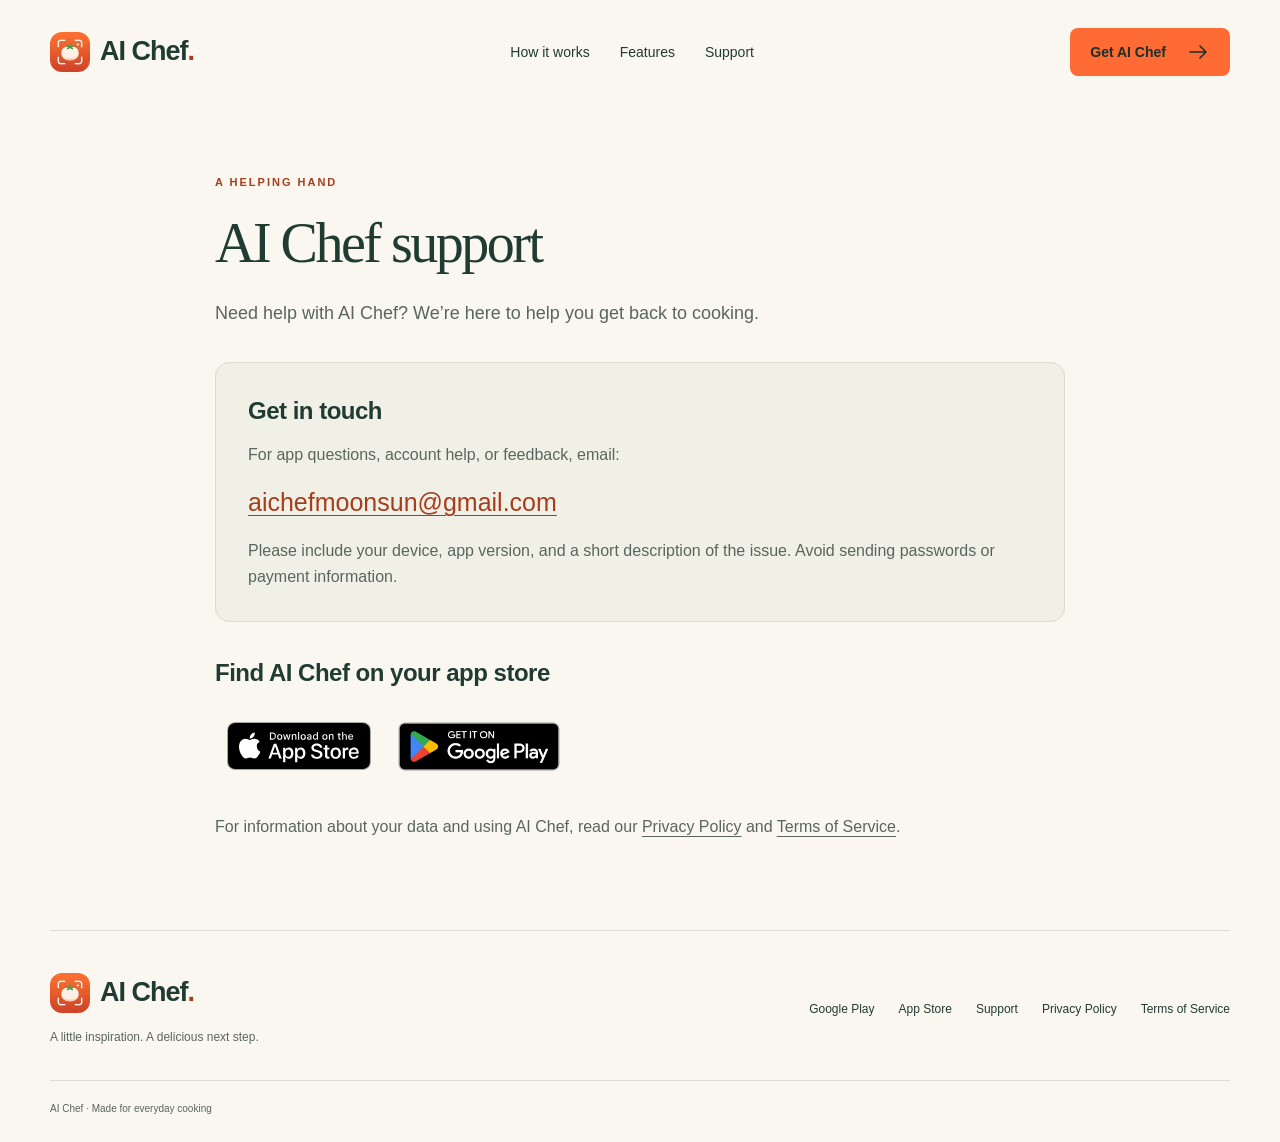
<file: aichef-support.html>
<!doctype html>
<html lang="en">
<head>
<meta charset="utf-8">
<meta name="viewport" content="width=device-width,initial-scale=1">
<meta name="theme-color" content="#faf7f0">
<title>AI Chef Support – Get in Touch</title>
<meta name="description" content="Contact AI Chef support for help with the app, recipe discovery, or your account.">
<link rel="canonical" href="https://gunesserenay.github.io/aichef-support.html">
<meta property="og:type" content="website">
<meta property="og:title" content="AI Chef Support – Get in Touch">
<meta property="og:description" content="Contact AI Chef support for help with the app, recipe discovery, or your account.">
<meta property="og:url" content="https://gunesserenay.github.io/aichef-support.html">
<meta property="og:site_name" content="AI Chef">
<meta property="og:locale" content="en_US">
<meta property="og:image" content="https://gunesserenay.github.io/assets/social-card.png">
<meta property="og:image:width" content="1200">
<meta property="og:image:height" content="630">
<meta property="og:image:alt" content="AI Chef. Scan Ingredients. Get Recipes.">
<meta name="twitter:card" content="summary_large_image">
<meta name="twitter:title" content="AI Chef Support – Get in Touch">
<meta name="twitter:description" content="Contact AI Chef support for help with the app, recipe discovery, or your account.">
<meta name="twitter:image" content="https://gunesserenay.github.io/assets/social-card.png">
<meta name="twitter:image:alt" content="AI Chef. Scan Ingredients. Get Recipes.">
<link rel="icon" href="/assets/app-icon-512.png" type="image/png" sizes="512x512">
<link rel="apple-touch-icon" href="/assets/apple-touch-icon.png">
<link rel="stylesheet" href="/assets/site.css">
<!-- Google Search Console: insert your supplied verification meta tag here. -->
<script src="/assets/analytics-config.js" defer>
</script>
<script src="/assets/site.js" defer>
</script>
</head>
<body>
<a class="skip" href="#main">Skip to content</a>
<header class="header wrap">
<a class="brand" href="/" aria-label="AI Chef home">
<img class="brand-mark" src="/assets/app-icon-512-80.webp" width="40" height="40" alt="">AI Chef<span class="brand-dot">.</span>
</a>
<nav aria-label="Main navigation">
<a href="/#how-it-works">How it works</a>
<a href="/#features">Features</a>
<a href="/aichef-support.html" data-event="support_click">Support</a>
</nav>
<a class="button header-cta" href="/#download">Get AI Chef <svg viewBox="0 0 24 24" fill="none" stroke="currentColor" stroke-width="1.6" stroke-linecap="round" stroke-linejoin="round" aria-hidden="true">
<path d="M4 12h16m-6-6 6 6-6 6"/>
</svg>
</a>
</header>
<main id="main" class="wrap support-main">
<p class="eyebrow">A HELPING HAND</p>
<h1>AI Chef support</h1>
<p class="support-intro">Need help with AI Chef? We’re here to help you get back to cooking.</p>
<section class="contact-card">
<h2>Get in touch</h2>
<p>For app questions, account help, or feedback, email:</p>
<a class="contact-email" href="mailto:aichefmoonsun@gmail.com">aichefmoonsun@gmail.com</a>
<p>Please include your device, app version, and a short description of the issue. Avoid sending passwords or payment information.</p>
</section>
<section class="support-download">
<h2>Find AI Chef on your app store</h2>
<div class="store-links">
<a class="store-badge store-badge-apple" href="https://apps.apple.com/tr/app/ai-chef-fridge-recipes/id6777712797" target="_blank" rel="noopener noreferrer" data-event="app_store_click" data-location="support">
<img src="/assets/badges/app-store.svg" width="120" height="40" alt="Download on the App Store">
</a>
<a class="store-badge store-badge-google" href="https://play.google.com/store/apps/details?id=com.moonsunapp.aichef" target="_blank" rel="noopener noreferrer" data-event="google_play_click" data-location="support">
<img src="/assets/badges/google-play.png" width="646" height="250" alt="Get it on Google Play">
</a>
</div>
</section>
<p>For information about your data and using AI Chef, read our <a href="/aichef-privacy-policy.html" data-event="privacy_click">Privacy Policy</a> and <a href="/aichef-terms-of-service.html" data-event="terms_click">Terms of Service</a>.</p>
</main>
<footer class="wrap footer">
<div>
<a class="brand" href="/"><img class="brand-mark" src="/assets/app-icon-512-80.webp" width="40" height="40" alt="">AI Chef<span class="brand-dot">.</span>
</a>
<p>A little inspiration. A delicious next step.</p>
</div>
<nav aria-label="Footer navigation">
<a href="https://play.google.com/store/apps/details?id=com.moonsunapp.aichef" target="_blank" rel="noopener noreferrer" data-event="google_play_click" data-location="footer">Google Play</a>
<a href="https://apps.apple.com/tr/app/ai-chef-fridge-recipes/id6777712797" target="_blank" rel="noopener noreferrer" data-event="app_store_click" data-location="footer">App Store</a>
<a href="/aichef-support.html" data-event="support_click">Support</a>
<a href="/aichef-privacy-policy.html" data-event="privacy_click">Privacy Policy</a>
<a href="/aichef-terms-of-service.html" data-event="terms_click">Terms of Service</a>
</nav>
<p class="footer-note">AI Chef · Made for everyday cooking</p>
</footer>
</body>
</html>
</file>
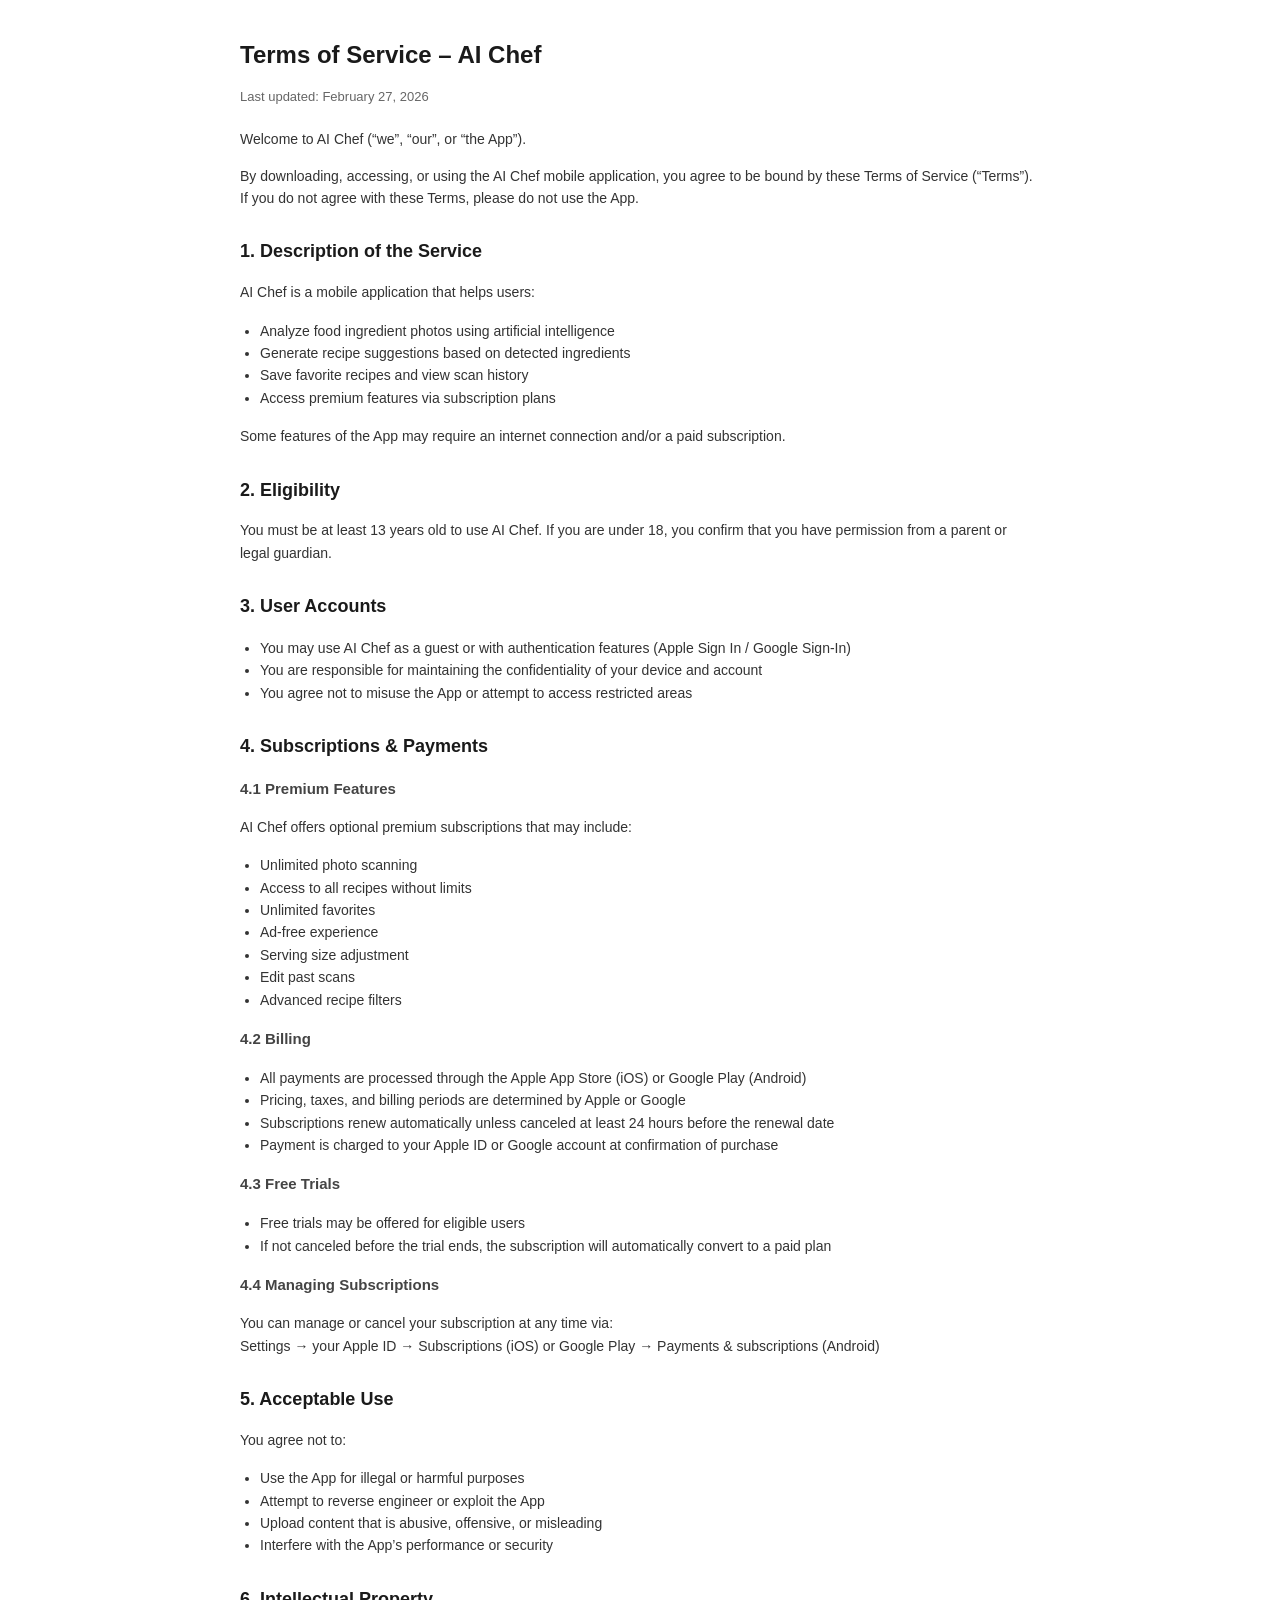
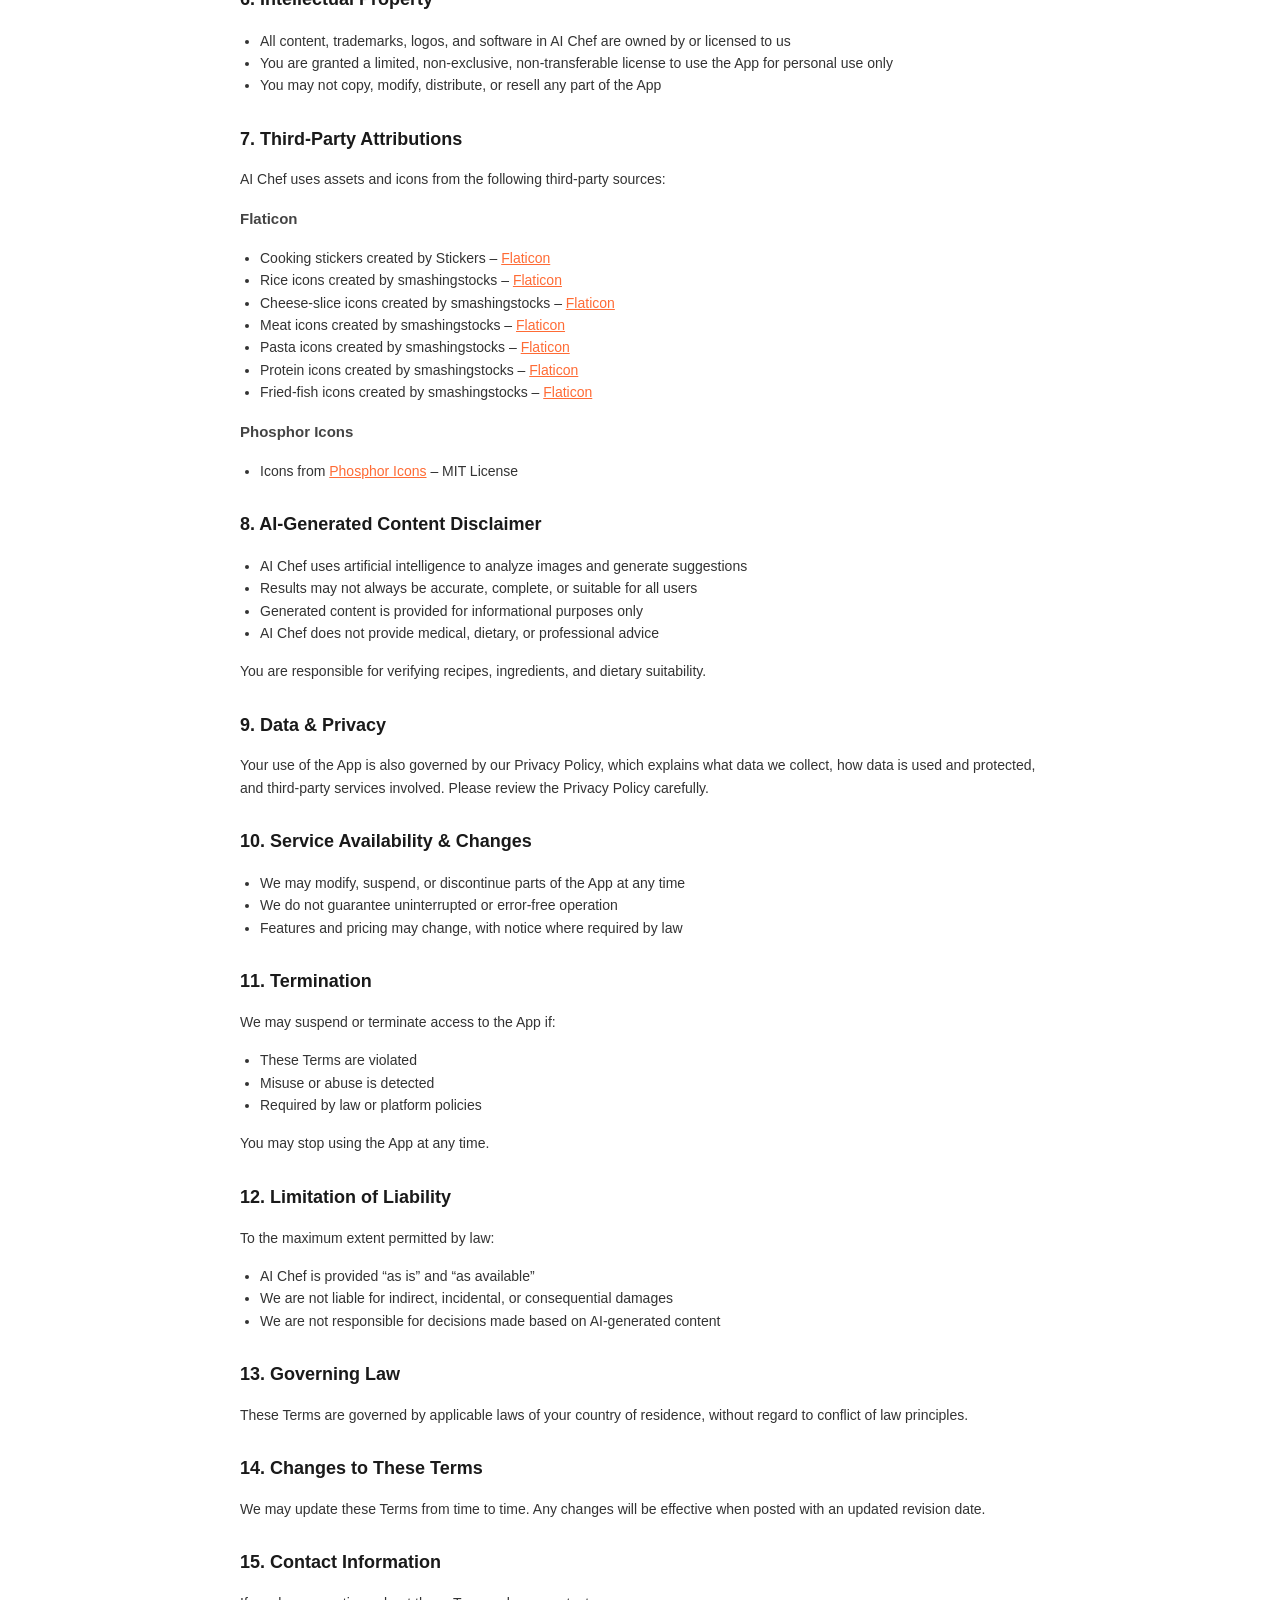
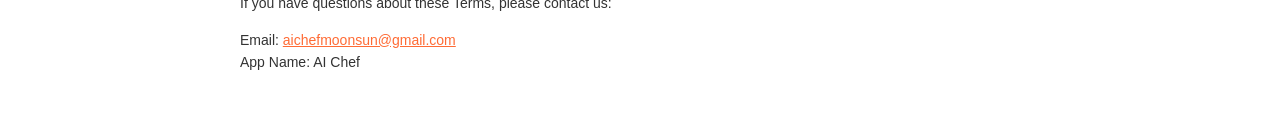
<file: aichef-terms-of-service.html>
<!DOCTYPE html>
<html lang="en">
<head>
    <meta charset="UTF-8">
    <meta name="viewport" content="width=device-width, initial-scale=1.0">
    <title>Terms of Service - AI Chef</title>
    <style>
        body {
            font-family: -apple-system, BlinkMacSystemFont, 'Segoe UI', Roboto, sans-serif;
            line-height: 1.6;
            color: #333;
            max-width: 800px;
            margin: 0 auto;
            padding: 20px;
            background-color: #fff;
        }
        h1 { font-size: 24px; color: #1a1a1a; margin-bottom: 4px; }
        h2 { font-size: 18px; color: #1a1a1a; margin-top: 28px; }
        h3 { font-size: 15px; color: #444; margin-top: 16px; }
        p, li { font-size: 14px; }
        ul { padding-left: 20px; }
        .updated { font-size: 13px; color: #666; margin-bottom: 20px; }
        .section { margin-bottom: 20px; }
        a { color: #FF6B35; }
        @media (prefers-color-scheme: dark) {
            body { color: #e1e1e1; background-color: #121212; }
            h1, h2 { color: #ffffff; }
            h3 { color: #cccccc; }
            .updated { color: #999; }
        }
    </style>
</head>
<body>

<h1>Terms of Service &ndash; AI Chef</h1>
<p class="updated">Last updated: February 27, 2026</p>

<p>Welcome to AI Chef (&ldquo;we&rdquo;, &ldquo;our&rdquo;, or &ldquo;the App&rdquo;).</p>
<p>By downloading, accessing, or using the AI Chef mobile application, you agree to be bound by these Terms of Service (&ldquo;Terms&rdquo;). If you do not agree with these Terms, please do not use the App.</p>

<div class="section">
<h2>1. Description of the Service</h2>
<p>AI Chef is a mobile application that helps users:</p>
<ul>
    <li>Analyze food ingredient photos using artificial intelligence</li>
    <li>Generate recipe suggestions based on detected ingredients</li>
    <li>Save favorite recipes and view scan history</li>
    <li>Access premium features via subscription plans</li>
</ul>
<p>Some features of the App may require an internet connection and/or a paid subscription.</p>
</div>

<div class="section">
<h2>2. Eligibility</h2>
<p>You must be at least 13 years old to use AI Chef. If you are under 18, you confirm that you have permission from a parent or legal guardian.</p>
</div>

<div class="section">
<h2>3. User Accounts</h2>
<ul>
    <li>You may use AI Chef as a guest or with authentication features (Apple Sign In / Google Sign-In)</li>
    <li>You are responsible for maintaining the confidentiality of your device and account</li>
    <li>You agree not to misuse the App or attempt to access restricted areas</li>
</ul>
</div>

<div class="section">
<h2>4. Subscriptions &amp; Payments</h2>

<h3>4.1 Premium Features</h3>
<p>AI Chef offers optional premium subscriptions that may include:</p>
<ul>
    <li>Unlimited photo scanning</li>
    <li>Access to all recipes without limits</li>
    <li>Unlimited favorites</li>
    <li>Ad-free experience</li>
    <li>Serving size adjustment</li>
    <li>Edit past scans</li>
    <li>Advanced recipe filters</li>
</ul>

<h3>4.2 Billing</h3>
<ul>
    <li>All payments are processed through the Apple App Store (iOS) or Google Play (Android)</li>
    <li>Pricing, taxes, and billing periods are determined by Apple or Google</li>
    <li>Subscriptions renew automatically unless canceled at least 24 hours before the renewal date</li>
    <li>Payment is charged to your Apple ID or Google account at confirmation of purchase</li>
</ul>

<h3>4.3 Free Trials</h3>
<ul>
    <li>Free trials may be offered for eligible users</li>
    <li>If not canceled before the trial ends, the subscription will automatically convert to a paid plan</li>
</ul>

<h3>4.4 Managing Subscriptions</h3>
<p>You can manage or cancel your subscription at any time via:<br>
Settings &rarr; your Apple ID &rarr; Subscriptions (iOS) or Google Play &rarr; Payments &amp; subscriptions (Android)</p>
</div>

<div class="section">
<h2>5. Acceptable Use</h2>
<p>You agree not to:</p>
<ul>
    <li>Use the App for illegal or harmful purposes</li>
    <li>Attempt to reverse engineer or exploit the App</li>
    <li>Upload content that is abusive, offensive, or misleading</li>
    <li>Interfere with the App&rsquo;s performance or security</li>
</ul>
</div>

<div class="section">
<h2>6. Intellectual Property</h2>
<ul>
    <li>All content, trademarks, logos, and software in AI Chef are owned by or licensed to us</li>
    <li>You are granted a limited, non-exclusive, non-transferable license to use the App for personal use only</li>
    <li>You may not copy, modify, distribute, or resell any part of the App</li>
</ul>
</div>

<div class="section">
<h2>7. Third-Party Attributions</h2>
<p>AI Chef uses assets and icons from the following third-party sources:</p>

<h3>Flaticon</h3>
<ul>
    <li>Cooking stickers created by Stickers &ndash; <a href="https://www.flaticon.com/free-stickers/cooking">Flaticon</a></li>
    <li>Rice icons created by smashingstocks &ndash; <a href="https://www.flaticon.com/free-icons/rice">Flaticon</a></li>
    <li>Cheese-slice icons created by smashingstocks &ndash; <a href="https://www.flaticon.com/free-icons/cheese-slice">Flaticon</a></li>
    <li>Meat icons created by smashingstocks &ndash; <a href="https://www.flaticon.com/free-icons/meat">Flaticon</a></li>
    <li>Pasta icons created by smashingstocks &ndash; <a href="https://www.flaticon.com/free-icons/pasta">Flaticon</a></li>
    <li>Protein icons created by smashingstocks &ndash; <a href="https://www.flaticon.com/free-icons/protein">Flaticon</a></li>
    <li>Fried-fish icons created by smashingstocks &ndash; <a href="https://www.flaticon.com/free-icons/fried-fish">Flaticon</a></li>
</ul>

<h3>Phosphor Icons</h3>
<ul>
    <li>Icons from <a href="https://phosphoricons.com">Phosphor Icons</a> &ndash; MIT License</li>
</ul>
</div>

<div class="section">
<h2>8. AI-Generated Content Disclaimer</h2>
<ul>
    <li>AI Chef uses artificial intelligence to analyze images and generate suggestions</li>
    <li>Results may not always be accurate, complete, or suitable for all users</li>
    <li>Generated content is provided for informational purposes only</li>
    <li>AI Chef does not provide medical, dietary, or professional advice</li>
</ul>
<p>You are responsible for verifying recipes, ingredients, and dietary suitability.</p>
</div>

<div class="section">
<h2>9. Data &amp; Privacy</h2>
<p>Your use of the App is also governed by our Privacy Policy, which explains what data we collect, how data is used and protected, and third-party services involved. Please review the Privacy Policy carefully.</p>
</div>

<div class="section">
<h2>10. Service Availability &amp; Changes</h2>
<ul>
    <li>We may modify, suspend, or discontinue parts of the App at any time</li>
    <li>We do not guarantee uninterrupted or error-free operation</li>
    <li>Features and pricing may change, with notice where required by law</li>
</ul>
</div>

<div class="section">
<h2>11. Termination</h2>
<p>We may suspend or terminate access to the App if:</p>
<ul>
    <li>These Terms are violated</li>
    <li>Misuse or abuse is detected</li>
    <li>Required by law or platform policies</li>
</ul>
<p>You may stop using the App at any time.</p>
</div>

<div class="section">
<h2>12. Limitation of Liability</h2>
<p>To the maximum extent permitted by law:</p>
<ul>
    <li>AI Chef is provided &ldquo;as is&rdquo; and &ldquo;as available&rdquo;</li>
    <li>We are not liable for indirect, incidental, or consequential damages</li>
    <li>We are not responsible for decisions made based on AI-generated content</li>
</ul>
</div>

<div class="section">
<h2>13. Governing Law</h2>
<p>These Terms are governed by applicable laws of your country of residence, without regard to conflict of law principles.</p>
</div>

<div class="section">
<h2>14. Changes to These Terms</h2>
<p>We may update these Terms from time to time. Any changes will be effective when posted with an updated revision date.</p>
</div>

<div class="section">
<h2>15. Contact Information</h2>
<p>If you have questions about these Terms, please contact us:</p>
<p>Email: <a href="mailto:aichefmoonsun@gmail.com">aichefmoonsun@gmail.com</a><br>
App Name: AI Chef</p>
</div>

</body>
</html>
</file>
<file: assets/site.css>
@charset "UTF-8";
:root{--cream:#faf7f0;--ink:#203b32;--muted:#59665e;--orange:#ff6b35;--dark-orange:#a63d1c;--line:#dddcd2;--teal:#4ecdc4}*{box-sizing:border-box}html{scroll-behavior:smooth;scroll-padding-top:24px}body{margin:0;background:var(--cream);color:var(--ink);font-family:Inter,-apple-system,BlinkMacSystemFont,"Segoe UI",sans-serif;line-height:1.6}a{color:inherit;text-decoration-thickness:1px;text-underline-offset:4px}img{display:block;max-width:100%;height:auto}svg{width:24px;height:24px;flex-shrink:0}h1,h2,h3,p{margin:0}h1,h2{font-family:Georgia,"Times New Roman",serif;font-weight:400;line-height:1.07;letter-spacing:-2.5px}h1{font-size:clamp(46px,5.2vw,72px)}h2{font-size:clamp(34px,4vw,52px)}h3{font-size:20px;line-height:1.3;letter-spacing:-.4px}p{color:var(--muted)}.wrap{width:min(1180px,calc(100% - 96px));margin-inline:auto}.header{height:104px;display:flex;align-items:center;justify-content:space-between;gap:24px}.brand{display:inline-flex;align-items:center;font-weight:750;font-size:27px;letter-spacing:-1px;text-decoration:none;white-space:nowrap}.brand-mark{display:grid;place-items:center;width:40px;height:40px;border-radius:12px;background:var(--orange);color:var(--ink);margin-right:10px}.brand-dot{color:var(--dark-orange)}.header nav{display:flex;gap:30px}.header nav a{font-size:14px;text-decoration:none}.header nav a:hover,.footer a:hover{color:var(--dark-orange)}.button{display:inline-flex;align-items:center;justify-content:center;gap:20px;background:var(--orange);border-radius:8px;padding:12px 20px;color:#203b32;font-weight:700;font-size:14px;text-decoration:none;min-height:48px}.hero{display:grid;grid-template-columns:1.06fr 1fr;align-items:center;gap:20px;padding-top:0;padding-bottom:70px}.eyebrow{font-size:11px;letter-spacing:2px;font-weight:750;color:var(--dark-orange);margin-bottom:22px}.hero .eyebrow{display:flex;align-items:center;gap:9px}.eyebrow span{width:7px;height:7px;border-radius:50%;background:var(--orange)}h1 em{font-style:normal;color:var(--dark-orange)}.hero-description{font-size:17px;max-width:470px;margin:26px 0 30px;line-height:1.8}.store-links{display:flex;flex-wrap:wrap;gap:12px}.hero-note{font-size:12px;margin-top:20px}.hero-note span{padding:0 10px}.hero-art{position:relative;min-width:0}.hero-art img{width:100%}.art-label{position:absolute;font:italic 20px Georgia,serif;color:var(--ink)}.label-top{top:7%;left:11%;transform:rotate(-8deg)}.label-bottom{bottom:12%;right:0;transform:rotate(-6deg)}.art-caption{text-align:center;font-size:9px;font-weight:700;letter-spacing:2px;color:var(--muted)}.promise-strip{border-block:1px solid var(--line);background:#f1f0e6}.promise-strip .wrap{display:flex;justify-content:space-around;gap:20px;padding-block:19px}.promise-strip span{font-size:12px;color:#445b4d;letter-spacing:.4px}.promise-strip span:before{content:'✳';color:var(--dark-orange);margin-right:12px}.section{padding-block:96px}.section-heading{margin-bottom:44px}.section-heading>p:last-child:not(.eyebrow){margin-top:20px;max-width:540px;font-size:16px}.steps{list-style:none;padding:0;display:grid;grid-template-columns:repeat(4,1fr);gap:30px;margin:0}.step-top{display:flex;align-items:center;justify-content:space-between;margin-bottom:25px}.icon-box{display:inline-grid;place-items:center;border:1px solid #e9cfc0;background:#fce9dd;color:var(--dark-orange);width:48px;height:48px;border-radius:13px;flex-shrink:0}.step-number{font-family:Georgia,serif;font-size:25px;color:#66746b}.steps h3{margin-bottom:12px}.steps p{font-size:14px}.features-section{background:#f1f0e6}.features{display:grid;grid-template-columns:1fr 1fr;gap:20px}.feature{background:var(--cream);border:1px solid #e5e3d8;padding:32px;display:flex;gap:22px;border-radius:14px}.feature p{font-size:14px;margin-top:12px}.feature .feature-tags{font-size:10px;color:var(--dark-orange);font-weight:650;letter-spacing:.3px;margin-top:20px}.screenshots{display:grid;grid-template-columns:repeat(4,1fr);gap:24px}.screenshots figure{margin:0;min-width:0}.screenshot-placeholder{aspect-ratio:9/16;border:1px dashed #abb6a7;border-radius:24px;background:#eeeee3;display:flex;flex-direction:column;align-items:center;justify-content:center;padding:20px;text-align:center;color:#58675a;gap:10px}.screenshot-placeholder span{display:grid;place-items:center;width:52px;height:52px;border-radius:50%;background:#e1e6d9}.screenshot-placeholder strong{font-size:13px;font-weight:500}.screenshot-placeholder small{font-size:11px}.screenshots figcaption{padding-top:22px}.screen-number{display:block;font-size:11px;color:var(--dark-orange);font-weight:700;margin-bottom:8px}.screenshots h3{font-size:17px}.screenshots p{font-size:13px;margin-top:8px}.why-section{background:#203b32;color:var(--cream);padding-block:80px}.why-grid{display:grid;grid-template-columns:1fr 1fr;gap:80px}.why-section .eyebrow{color:#ffc5a9}.benefits{display:grid;gap:25px}.benefits article{display:flex;gap:24px;padding-bottom:25px;border-bottom:1px solid #466054}.benefits article:last-child{border:0;padding-bottom:0}.benefits article>span{font:italic 21px Georgia,serif;color:var(--teal)}.benefits h3{font-size:19px}.benefits p{font-size:14px;color:#cbd6cd;margin-top:9px}.faq-section{display:grid;grid-template-columns:.85fr 1.15fr;gap:70px}.faq details{border-bottom:1px solid var(--line)}.faq summary{cursor:pointer;display:flex;justify-content:space-between;align-items:center;gap:20px;font-size:15px;font-weight:600;padding:20px 0;list-style:none}.faq summary::-webkit-details-marker{display:none}.faq summary span{font-size:23px;color:var(--dark-orange);font-weight:400}.faq details[open] summary span{transform:rotate(45deg)}.faq details p{font-size:14px;padding:0 28px 22px 0}.download{background:#f5e0d1;border:1px solid #edd5c3;padding:65px 25px;text-align:center;border-radius:20px;margin-bottom:80px}.download>p:not(.eyebrow){margin-top:20px}.download .store-links{justify-content:center;margin-top:28px}.download .download-note{font:italic 17px Georgia,serif;color:#76583e;margin-top:24px}.footer{border-top:1px solid var(--line);padding-top:40px;padding-bottom:25px;display:grid;grid-template-columns:1fr 1fr;gap:25px}.footer p{font-size:12px;margin-top:8px}.footer nav{display:flex;gap:12px 24px;flex-wrap:wrap;justify-content:flex-end;align-content:center}.footer nav a{font-size:12px;text-decoration:none;min-height:36px;display:flex;align-items:center}.footer .footer-note{grid-column:1/-1;font-size:10px;padding-top:20px;border-top:1px solid var(--line)}.skip{position:absolute;left:16px;top:-90px;background:var(--ink);color:white;padding:10px 20px;z-index:10}.skip:focus{top:8px}:focus-visible{outline:3px solid #237e77;outline-offset:5px;border-radius:3px}.support-main{max-width:850px;padding-block:70px 90px}.support-main h1{font-size:56px}.support-intro{font-size:18px;margin-top:25px}.contact-card{padding:32px;background:#f1f0e6;border:1px solid var(--line);border-radius:14px;margin-block:35px}.contact-card h2,.support-download h2{font:600 24px/1.3 -apple-system,BlinkMacSystemFont,"Segoe UI",sans-serif;letter-spacing:-.5px}.contact-card p{margin-top:16px}.contact-email{display:inline-block;font-size:clamp(16px,3vw,25px);color:var(--dark-orange);margin-top:14px;overflow-wrap:anywhere}.support-download{margin-bottom:32px}.support-download .store-links{margin-top:22px}
@media(min-width:1440px){.hero{padding-top:20px;padding-bottom:90px}}@media(max-width:1000px){.wrap{width:calc(100% - 56px)}.header nav{gap:18px}.hero{gap:0}.hero h1{font-size:52px}.hero-description{font-size:15px}.steps{gap:20px}.feature{padding:24px;gap:16px}.screenshots{gap:16px}.faq-section{gap:36px}.why-grid{gap:40px}.label-bottom{font-size:17px;right:-6px}}@media(max-width:760px){.wrap{width:calc(100% - 40px)}.header{height:auto;min-height:88px;flex-wrap:wrap;gap:12px;padding-block:18px}.brand{font-size:24px}.brand-mark{width:34px;height:34px}.header nav{order:3;width:100%;justify-content:center;gap:32px;border-top:1px solid var(--line);padding-top:10px}.header nav a{min-height:40px;display:flex;align-items:center}.header-cta{padding:10px 14px;font-size:12px;gap:8px}.header-cta svg{width:18px}.hero{grid-template-columns:1fr;padding-top:34px;padding-bottom:35px;gap:28px}.hero h1{font-size:clamp(43px,8.7vw,62px);letter-spacing:-2px}.hero .eyebrow{font-size:9px;letter-spacing:1.6px;margin-bottom:20px}.hero-description{font-size:15px;margin-block:22px 25px}.hero-art{width:min(100%,460px);margin-inline:auto}.hero-art img{width:100%}.label-bottom{right:3%;font-size:18px}.label-top{font-size:18px}.hero .store-links{flex-wrap:wrap;gap:4px}.hero-note{font-size:11px}.promise-strip .wrap{gap:8px;padding-block:14px;flex-wrap:wrap}.promise-strip span{font-size:10px}.promise-strip span:before{margin-right:5px}.section{padding-block:64px}.section-heading{margin-bottom:32px}h2{letter-spacing:-1.4px}.steps{grid-template-columns:1fr;gap:22px}.steps li{position:relative;padding:22px 22px 22px 88px;border:1px solid var(--line);border-radius:12px;background:#f7f4ec}.step-top{margin:0}.step-top .icon-box{position:absolute;left:22px;top:22px}.step-number{position:absolute;right:22px;top:22px;font-size:18px}.steps h3{padding-right:30px;margin-bottom:10px}.steps p{font-size:13px}.features{grid-template-columns:1fr}.feature{padding:25px 22px}.screenshots{grid-template-columns:1fr 1fr;gap:28px 16px}.screenshot-placeholder{border-radius:18px;padding:12px}.screenshots h3{font-size:15px}.screenshots p{font-size:12px}.why-grid,.faq-section{grid-template-columns:1fr;gap:36px}.why-section{padding-block:60px}.faq-section .section-heading{margin:0}.download{padding:48px 20px;margin-bottom:55px}.download h2{font-size:38px}.download>p{font-size:14px}.download .store-links{gap:10px}.footer{grid-template-columns:1fr}.footer nav{justify-content:flex-start;gap:8px 20px}.support-main{padding-block:42px 60px}.support-main h1{font-size:44px}.contact-card{padding:24px}.support-intro{font-size:16px}}@media(prefers-reduced-motion:reduce){html{scroll-behavior:auto}*,*::before,*::after{transition:none!important;animation:none!important}}

/* Official artwork: preserve its proportions, colors, borders and clear space.
   Google supplies transparent padding; Apple receives matching clear space. */
.store-links {
  --badge-height: 48px;
  display: flex;
  flex-wrap: wrap;
  align-items: center;
  gap: 4px;
}
.store-badge {
  display: inline-flex;
  align-items: center;
  justify-content: center;
  flex: 0 0 auto;
  text-decoration: none;
  min-height: 44px;
  border-radius: 4px;
}
.store-badge img { display: block; max-width: none; }
.store-badge-apple { padding: calc(var(--badge-height) / 4); }
.store-badge-apple img {
  height: var(--badge-height);
  width: calc(var(--badge-height) * 2.99160175);
}
.store-badge-google img {
  /* Visible badge is 168 px tall within the original 250 px canvas. */
  height: calc(var(--badge-height) * 250 / 168);
  width: calc(var(--badge-height) * 646 / 168);
}
@media (max-width: 760px) {
  .store-links { --badge-height: 40px; }
  .download .store-links { gap: 4px; }
}

/* Real product photography. The original UI is never redrawn.
   The viewport excludes source pixels y=0..95 and y=2268..2399,
   hiding the Android status and system-navigation bars on the page. */
.app-screen {
  position: relative;
  width: 100%;
  aspect-ratio: 1080 / 2172;
  overflow: hidden;
  isolation: isolate;
  background: #fafafa;
  border-radius: 20px;
}
.app-screen img {
  display: block;
  width: 100%;
  max-width: none;
  height: auto;
  transform: translateY(-4%);
}
.screenshots .app-screen {
  border: 1px solid #dddcd2;
  box-shadow: 0 10px 26px #203b320a;
}
.hero-product { padding: 12px 0 32px; }
.hero-product::before {
  content: "";
  position: absolute;
  width: 96%;
  aspect-ratio: 1;
  border-radius: 50%;
  background: #e9eddf;
  left: 2%;
  top: 8%;
  z-index: 0;
}
.product-composition {
  position: relative;
  width: 100%;
  aspect-ratio: 1 / 1.06;
}
.product-screen {
  position: absolute;
  margin: 0;
  padding: 5px;
  border: 1px solid #d5d7c9;
  background: #fdfbf6;
  border-radius: 26px;
  box-shadow: 0 20px 42px #203b321a;
}
.product-screen-primary { width: 48%; right: 6%; top: 2%; z-index: 2; }
.product-screen-secondary { width: 39%; left: 3%; top: 16%; z-index: 1; }
.product-label-top { top: 1%; left: 2%; z-index: 3; transform: rotate(-7deg); }
.product-label-bottom { bottom: 6%; right: 3%; z-index: 3; transform: rotate(-5deg); }
.hero-product .art-caption { position: relative; margin-top: 10px; }
@media (max-width: 1000px) and (min-width: 761px) {
  .hero-product .art-label { font-size: 16px; }
  .product-screen { padding: 3px; border-radius: 19px; }
  .product-screen .app-screen { border-radius: 16px; }
}
@media (max-width: 760px) {
  .hero-product { width: min(100%, 460px); margin-top: 8px; padding-bottom: 26px; }
  .product-composition { aspect-ratio: 1 / 1.16; }
  .product-screen-primary { width: 54%; right: 0; top: 3%; }
  .product-screen-secondary { width: 43%; left: 0; top: 17%; }
  .product-screen { padding: 3px; border-radius: 20px; }
  .product-screen .app-screen { border-radius: 16px; }
  .product-label-top { left: 0; top: 0; font-size: 17px; }
  .product-label-bottom { bottom: 6%; right: 0; font-size: 17px; }
  .screenshots .app-screen { border-radius: 14px; }
}
/* Keep the editorial note clear of the caption at every viewport. */
.hero-product .product-label-bottom {
  position: relative;
  display: block;
  right: auto;
  bottom: auto;
  margin: 0 12px 22px 0;
  text-align: right;
}
.hero-product .art-caption { margin-top: 0; }

/* Food-led hero: original app capture remains separate from the generated photo. */
.hero-food { padding: 0 0 18px; }
.food-composition { position: relative; width: 100%; aspect-ratio: 1 / 1.08; }
.hero-food-photo { position: absolute; margin: 0; top: 0; right: 0; width: 87%; height: 93%; border-radius: 32px; overflow: hidden; }
.hero-food-photo img { width: 100%; height: 100%; object-fit: cover; }
.hero-food-screen { position: absolute; margin: 0; left: 28%; bottom: 8%; width: 47.5%; padding: 5px; z-index: 2; border-radius: 25px; background: #fdfbf6; border: 1px solid #d5d7c9; box-shadow: 0 16px 35px #203b3230; }

.screen-preview { display: block; width: 100%; border: 0; padding: 0; background: transparent; border-radius: 20px; cursor: zoom-in; color: inherit; }
/* The generated ingredient photo replaces only the original photo tile. */
.app-screen img.analysis-photo { position: absolute; left: 5.93%; top: 11.05%; width: 42.4%; height: 22.4%; transform: none; object-fit: cover; border-radius: 3.5%; }
.screen-dialog { width: min(580px, calc(100vw - 24px)); max-height: 92dvh; margin: auto; padding: 0 20px 20px; border: 1px solid #d5d7c9; border-radius: 20px; background: #faf7f0; color: #203b32; box-shadow: 0 30px 100px #0005; }
.screen-dialog::backdrop { background: #203b32b8; }
.screen-dialog-header { position: sticky; top: 0; z-index: 3; display: flex; align-items: center; justify-content: space-between; gap: 16px; padding: 12px 0; background: #faf7f0; }
.screen-dialog-header h2 { font: 600 15px/1.4 -apple-system, BlinkMacSystemFont, "Segoe UI", sans-serif; letter-spacing: 0; }
.screen-dialog-close { width: 44px; height: 44px; flex: 0 0 44px; border: 1px solid #d5d7c9; border-radius: 50%; background: #fffdf8; color: #203b32; font-size: 27px; cursor: pointer; }
.screen-dialog-content { width: 100%; }
html:has(.screen-dialog[open]) { overflow: hidden; }
@media (max-width: 760px) {
  .hero-food { width: min(100%, 460px); }
  .hero-food-photo { border-radius: 24px; }
  .hero-food-screen { width: 51.25%; left: 27%; padding: 3px; border-radius: 18px; }
  .hero-food-screen .app-screen { border-radius: 14px; }

  .screen-dialog { padding: 0 10px 10px; }
}

/* Genuine detection UI gives context behind the larger recipe screen. */
.hero-detection-card {
  position: absolute;
  left: 0;
  top: 23%;
  width: 33%;
  margin: 0;
  padding: 10px 7px 7px;
  border: 1px solid #dadfd1;
  border-radius: 16px;
  background: #fdfbf6;
  box-shadow: 0 10px 26px #203b3218;
  z-index: 1;
}
.hero-detection-card figcaption {
  margin-bottom: 8px;
  font-size: 8px;
  font-weight: 750;
  letter-spacing: 1px;
  color: #59665e;
}
.detection-card-screen { aspect-ratio: 1080 / 1320; border-radius: 8px; }
/* Same original photo coordinates, expressed against the shorter crop. */
.detection-card-screen img.analysis-photo { top: 18.18%; height: 36.86%; }
.screen-dialog .detection-card-screen { aspect-ratio: 1080 / 2172; }
.screen-dialog .detection-card-screen img.analysis-photo { top: 11.05%; height: 22.4%; }
.hero-food .art-caption {
  margin-top: 8px;
  font-size: 11px;
  font-weight: 750;
  letter-spacing: 2px;
  color: #203b32;
}
@media (max-width: 760px) {
  .hero-detection-card { width: 34%; top: 24%; padding: 7px 4px 4px; border-radius: 11px; }
  .hero-detection-card figcaption { font-size: 6px; letter-spacing: .6px; margin-bottom: 5px; }
  .hero-food .art-caption { font-size: 10px; letter-spacing: 1.6px; margin-top: 12px; }
}

/* Three distinct stages: scan evidence → recipe evidence → emotional outcome. */
.hero-journey { padding: 0 0 10px; }
.journey-composition { position: relative; width: 100%; aspect-ratio: 1 / 1.07; }
.journey-wash { position: absolute; left: 6%; right: 1%; top: 18%; bottom: 9%; background: #eeeee2; border-radius: 50%; transform: rotate(-13deg); }
.journey-composition figure { position: absolute; margin: 0; }
.journey-scan { width: 24.5%; left: 0; top: 24%; z-index: 2; }
.journey-scan .screen-preview { padding: 4px; background: #fffdf8; border: 1px solid #d4dbce; border-radius: 15px; box-shadow: 0 10px 24px #203b3215; }
.journey-scan .app-screen { border-radius: 10px; aspect-ratio: 1080 / 1640; }
.journey-scan .analysis-photo { top: 14.63%; height: 29.67%; }
.journey-result { width: 41%; left: 27%; top: 4%; z-index: 3; }
.journey-result .screen-preview { padding: 5px; border: 1px solid #314139; background: #314139; border-radius: 24px; box-shadow: 0 20px 36px #203b3226; }
.journey-result .app-screen { border-radius: 18px; }
.journey-meal { width: 43%; right: -2%; top: 48%; z-index: 4; }
.journey-meal img { width: 100%; height: auto; filter: drop-shadow(0 10px 12px #203b3218); }
.journey-composition figcaption { margin-top: 13px; color: #203b32; font-size: 10px; line-height: 1.6; letter-spacing: .2px; text-align: center; white-space: nowrap; }
.journey-composition figcaption span { display: block; color: #a63d1c; font-size: 9px; font-weight: 750; letter-spacing: 1.5px; margin-bottom: 2px; }
.journey-result figcaption { font-weight: 650; }
.journey-meal figcaption { font-family: Georgia, serif; font-style: italic; font-size: 17px; margin-top: 0; }
.journey-meal figcaption span { font-family: -apple-system, BlinkMacSystemFont, "Segoe UI", sans-serif; font-style: normal; }
.journey-arrow { position: absolute; width: 21%; height: auto; z-index: 4; }
.journey-arrow-first { left: 6%; top: 7%; color: #d4532a; transform: rotate(-9deg); }
.journey-arrow-last { width: 16%; right: 4%; top: 25%; color: #298c83; }
.hero-journey .art-caption { margin-top: 12px; color: #203b32; font-weight: 750; font-size: 11px; letter-spacing: 2px; }
@media (max-width: 760px) {
  .hero-journey { width: min(100%, 460px); }
  .journey-composition { aspect-ratio: 1 / 1.27; }
  .journey-result { width: 44%; left: 27%; top: 3%; }
  .journey-result .screen-preview { padding: 3px; border-radius: 17px; }
  .journey-result .app-screen { border-radius: 13px; }
  .journey-scan { width: 24.5%; top: 23%; }
  .journey-scan .screen-preview { padding: 3px; border-radius: 11px; }
  .journey-scan .app-screen { border-radius: 7px; }
  .journey-meal { width: 45%; right: -1%; top: 48%; }
  .journey-composition figcaption { font-size: 8px; white-space: normal; margin-top: 9px; }
  .journey-composition figcaption span { font-size: 8px; }
  .journey-meal figcaption { font-size: 15px; margin-top: 0; }
  .journey-arrow-first { top: 7%; }
  .journey-arrow-last { top: 29%; }
  .hero-journey .art-caption { font-size: 9px; letter-spacing: 1.5px; margin-top: 4px; }
}
@media (max-width: 760px) {
  .journey-wash { transform: none; }
}

/* User supplied scan reference and finished recipe photography. */
.journey-scan .screen-preview { padding: 0; border: 0; background: transparent; border-radius: 18px; }
.app-screen.scan-reference-screen { aspect-ratio: 368 / 782; background: transparent; }
.journey-scan .app-screen.scan-reference-screen { aspect-ratio: 368 / 782; border-radius: 18px; }
.app-screen.scan-reference-screen img { transform: none; }
.journey-meal img { border-radius: 50%; filter: none; box-shadow: 0 10px 24px #203b3218; }
@media (max-width: 760px) {
  .journey-scan .screen-preview { padding: 0; border-radius: 12px; }
  .journey-scan .app-screen.scan-reference-screen { border-radius: 12px; }
}

/* Clear, rounded directional connectors between the three story stages. */
.journey-arrow { pointer-events: none; }
.journey-arrow-first { width: 25%; left: 1%; top: 6.5%; transform: none; color: #c95730; }
.journey-arrow-last { width: 20%; right: 2%; top: 24%; color: #3b7262; }
@media (max-width: 760px) {
 .journey-arrow-first { top: 6%; }
 .journey-arrow-last { top: 28%; right: 0; }
}

.hero-description .hero-question { margin-bottom: 8px; font-weight: 600; }

/* Keep each step number attached to its icon, with tighter section rhythm. */
#how-it-works { padding-block: 86px; }
#how-it-works .section-heading { margin-bottom: 40px; }
#how-it-works .step-top { justify-content: flex-start; gap: 12px; margin-bottom: 22px; }
#how-it-works .icon-box { background: #ffe2cf; border-color: #edc6ae; }
@media (max-width: 760px) {
 #how-it-works { padding-block: 58px; }
 #how-it-works .section-heading { margin-bottom: 29px; }
 #how-it-works .steps li { padding: 20px 22px; }
 #how-it-works .step-top { margin-bottom: 16px; }
 #how-it-works .step-top .icon-box,
 #how-it-works .step-number { position: static; }
 #how-it-works .steps h3 { padding-right: 0; }
}

/* Slightly larger, warmer feature icons. */
#features .icon-box { width: 54px; height: 54px; border-radius: 15px; background: #ffe2cf; border-color: #edc6ae; color: #ae401f; }
#features .icon-box svg { width: 27px; height: 27px; }

/* Preserve the spacious benefit section with slightly less vertical padding. */
.why-section { padding-block: 74px; }
@media (max-width: 760px) {
 .why-section { padding-block: 55px; }
}

/* A more concise FAQ with compact question and answer spacing. */
#faq .faq summary { padding-block: 18px; }
#faq .faq details p { padding-bottom: 19px; }

/* Lighthouse contrast corrections, preserving the existing palette. */
.header-cta { color: #193128; }
#how-it-works .step-number { color: #5c6b61; }
</file>
